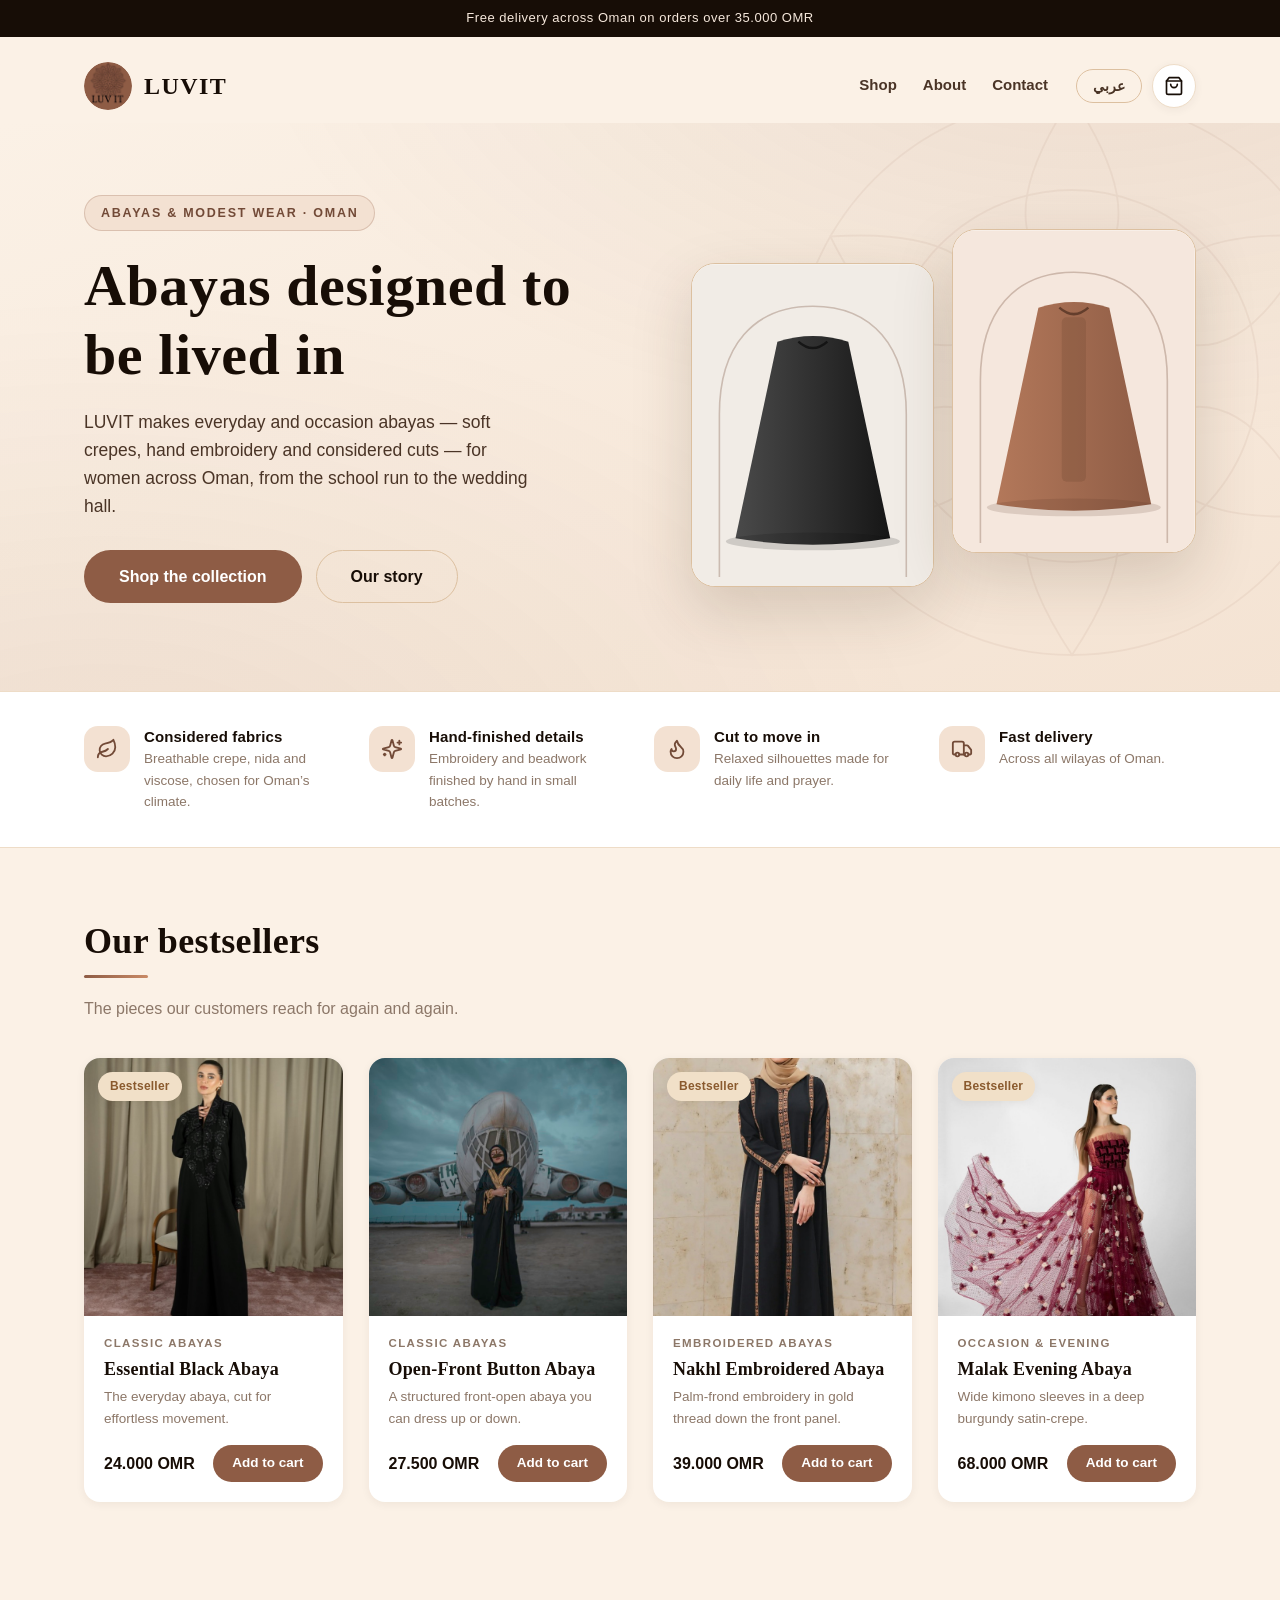
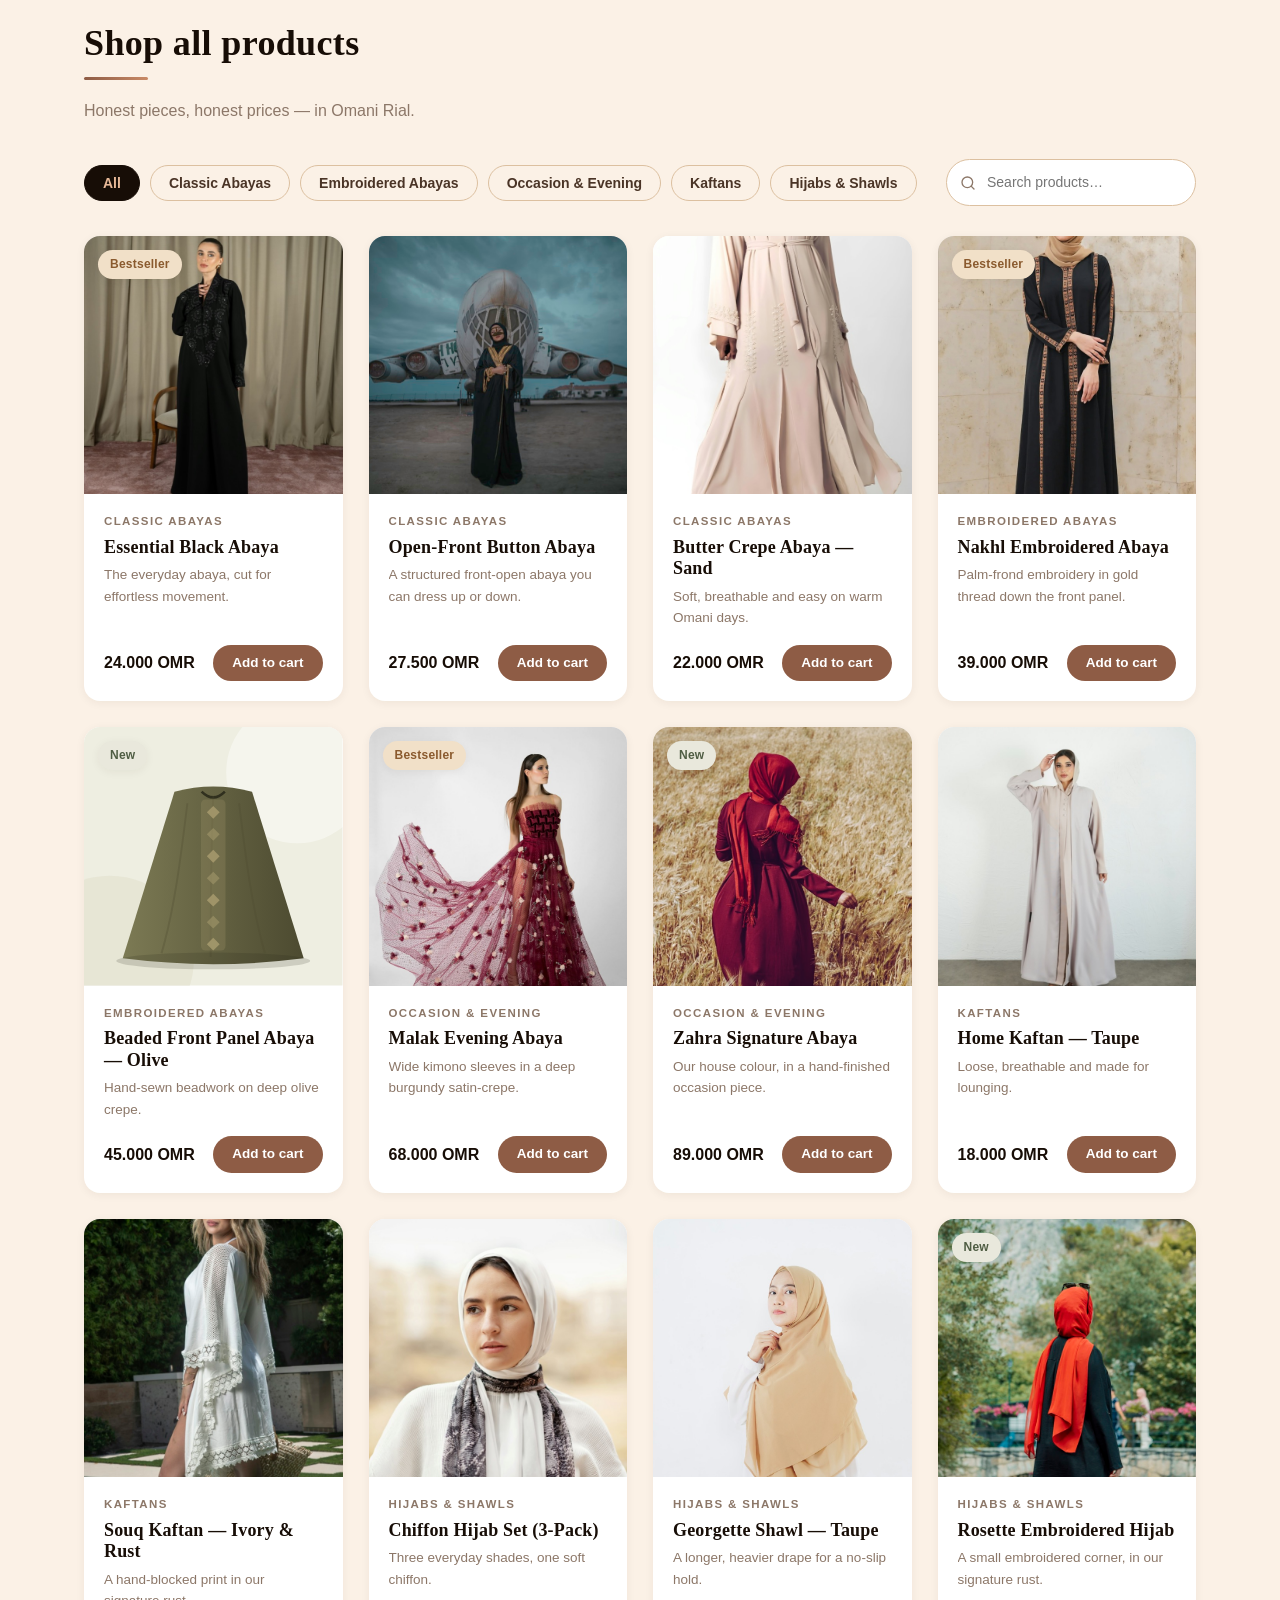
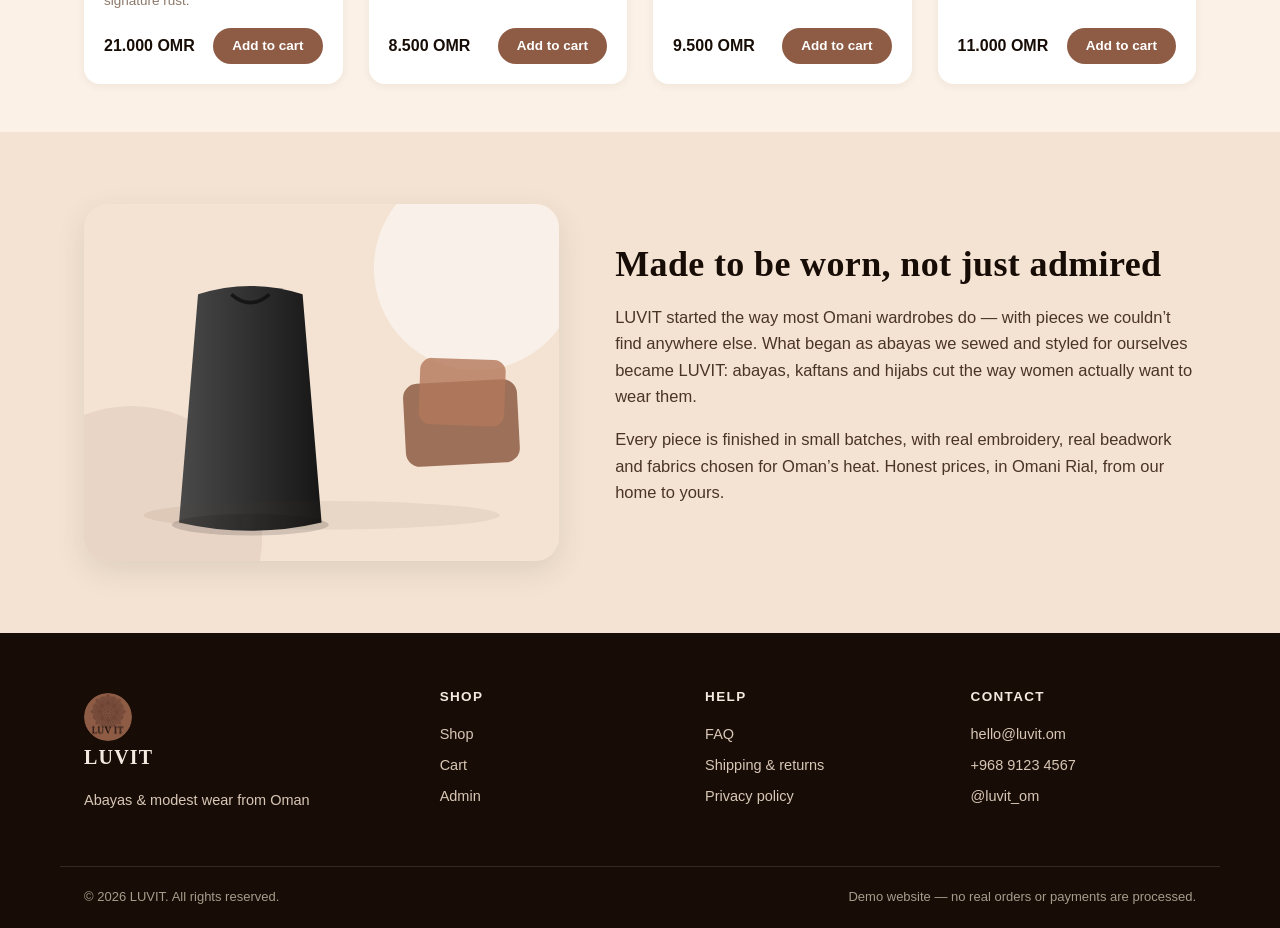
<file: index.html>
<!DOCTYPE html>
<html lang="en">
<head>
  <meta charset="UTF-8">
  <meta name="viewport" content="width=device-width, initial-scale=1.0">
  <script>(function(){try{var q=new URLSearchParams(location.search).get('lang');var l=(q==='ar'||q==='en')?q:(localStorage.getItem('luvit_lang')||'en');if(q&&q===l)localStorage.setItem('luvit_lang',l);document.documentElement.lang=l;document.documentElement.dir=l==='ar'?'rtl':'ltr';}catch(e){}})();</script>
  <title>LUVIT — Abayas & Modest Wear from Oman</title>
  <meta name="description" content="LUVIT — abayas, kaftans and hijabs from Oman. Everyday and occasion pieces, hand-finished embroidery. Priced in Omani Rial. Free delivery across Oman.">
  <meta property="og:title" content="LUVIT — Abayas & Modest Wear from Oman">
  <meta property="og:description" content="Abayas, kaftans and hijabs designed in Oman — everyday and occasion pieces with hand-finished embroidery. Prices in Omani Rial.">
  <meta property="og:type" content="website">
  <link rel="icon" type="image/svg+xml" href="assets/img/favicon.svg">
  <link rel="stylesheet" href="assets/css/base.css">
  <link rel="stylesheet" href="assets/css/store.css">
</head>
<body>

  <p class="announce" data-i18n="announce"></p>

  <header class="site-header">
    <div class="container header-inner">
      <a class="brand" href="index.html">
        <img src="assets/img/logo.svg" alt="LUVIT logo">
        <span class="brand__name" data-i18n="brand.name">LUVIT</span>
      </a>

      <nav class="site-nav" aria-label="Main">
        <a href="index.html#shop" data-i18n="nav.shop"></a>
        <a href="index.html#about" data-i18n="nav.about"></a>
        <a href="index.html#contact" data-i18n="nav.contact"></a>
      </nav>

      <div class="header-actions">
        <button class="lang-toggle" type="button">عربي</button>
        <a class="cart-btn" href="cart.html" data-i18n-aria="nav.cart">
          <svg viewBox="0 0 24 24" fill="none" stroke="currentColor" stroke-width="2" stroke-linecap="round" stroke-linejoin="round" aria-hidden="true"><path d="M6 2 3 6v14a2 2 0 0 0 2 2h14a2 2 0 0 0 2-2V6l-3-4z"/><line x1="3" y1="6" x2="21" y2="6"/><path d="M16 10a4 4 0 0 1-8 0"/></svg>
          <span class="cart-count is-empty">0</span>
        </a>
        <button class="nav-burger" type="button" aria-expanded="false" aria-label="Menu">
          <svg viewBox="0 0 24 24" fill="none" stroke="currentColor" stroke-width="2" stroke-linecap="round" aria-hidden="true"><line x1="4" y1="6" x2="20" y2="6"/><line x1="4" y1="12" x2="20" y2="12"/><line x1="4" y1="18" x2="20" y2="18"/></svg>
        </button>
      </div>
    </div>
  </header>

  <main>
    <!-- Hero -->
    <section class="hero">
      <div class="container hero-inner">
        <div class="reveal">
          <span class="hero__kicker" data-i18n="hero.kicker"></span>
          <h1 data-i18n="hero.title"></h1>
          <p class="hero__sub" data-i18n="hero.sub"></p>
          <div class="hero__ctas">
            <a class="btn btn--big" href="#shop" data-i18n="hero.cta"></a>
            <a class="btn btn--ghost btn--big" href="#about" data-i18n="hero.cta2"></a>
          </div>
        </div>
        <div class="hero__art reveal" id="heroArt" aria-hidden="true" style="--reveal-delay:0.15s"></div>
      </div>
    </section>

    <!-- USP strip -->
    <section class="usps">
      <div class="container usps-inner">
        <div class="usp reveal">
          <span class="usp__icon"><svg viewBox="0 0 24 24" fill="none" stroke="currentColor" stroke-width="2" stroke-linecap="round" stroke-linejoin="round" aria-hidden="true"><path d="M11 20A7 7 0 0 1 9.8 6.1C15.5 5 17 4.48 19 2c1 2 2 4.18 2 8 0 5.5-4.78 10-10 10Z"/><path d="M2 21c0-3 1.85-5.36 5.08-6C9.5 14.52 12 13 13 12"/></svg></span>
          <div><h3 data-i18n="usp.natural.t"></h3><p data-i18n="usp.natural.d"></p></div>
        </div>
        <div class="usp reveal" style="--reveal-delay:0.08s">
          <span class="usp__icon"><svg viewBox="0 0 24 24" fill="none" stroke="currentColor" stroke-width="2" stroke-linecap="round" stroke-linejoin="round" aria-hidden="true"><path d="M9.937 15.5A2 2 0 0 0 8.5 14.063l-6.135-1.582a.5.5 0 0 1 0-.962L8.5 9.936A2 2 0 0 0 9.937 8.5l1.582-6.135a.5.5 0 0 1 .963 0L14.063 8.5A2 2 0 0 0 15.5 9.937l6.135 1.581a.5.5 0 0 1 0 .964L15.5 14.063a2 2 0 0 0-1.437 1.437l-1.582 6.135a.5.5 0 0 1-.963 0z"/><path d="M20 3v4"/><path d="M22 5h-4"/><path d="M4 17v2"/><path d="M5 18H3"/></svg></span>
          <div><h3 data-i18n="usp.hand.t"></h3><p data-i18n="usp.hand.d"></p></div>
        </div>
        <div class="usp reveal" style="--reveal-delay:0.16s">
          <span class="usp__icon"><svg viewBox="0 0 24 24" fill="none" stroke="currentColor" stroke-width="2" stroke-linecap="round" stroke-linejoin="round" aria-hidden="true"><path d="M8.5 14.5A2.5 2.5 0 0 0 11 12c0-1.38-.5-2-1-3-1.072-2.143-.224-4.054 2-6 .5 2.5 2 4.9 4 6.5 2 1.6 3 3.5 3 5.5a7 7 0 1 1-14 0c0-1.153.433-2.294 1-3a2.5 2.5 0 0 0 2.5 2.5z"/></svg></span>
          <div><h3 data-i18n="usp.lasting.t"></h3><p data-i18n="usp.lasting.d"></p></div>
        </div>
        <div class="usp reveal" style="--reveal-delay:0.24s">
          <span class="usp__icon"><svg viewBox="0 0 24 24" fill="none" stroke="currentColor" stroke-width="2" stroke-linecap="round" stroke-linejoin="round" aria-hidden="true"><path d="M14 18V6a2 2 0 0 0-2-2H4a2 2 0 0 0-2 2v11a1 1 0 0 0 1 1h2"/><path d="M15 18H9"/><path d="M19 18h2a1 1 0 0 0 1-1v-3.65a1 1 0 0 0-.22-.624l-3.48-4.35A1 1 0 0 0 17.52 8H14"/><circle cx="17" cy="18" r="2"/><circle cx="7" cy="18" r="2"/></svg></span>
          <div><h3 data-i18n="usp.delivery.t"></h3><p data-i18n="usp.delivery.d"></p></div>
        </div>
      </div>
    </section>

    <!-- Bestsellers -->
    <section class="section">
      <div class="container">
        <div class="section-head reveal">
          <h2 data-i18n="featured.title"></h2>
          <p data-i18n="featured.sub"></p>
        </div>
        <div class="grid" id="featuredGrid"></div>
      </div>
    </section>

    <!-- Full catalogue -->
    <section class="section section--tight" id="shop">
      <div class="container">
        <div class="section-head reveal">
          <h2 data-i18n="shop.title"></h2>
          <p data-i18n="shop.sub"></p>
        </div>

        <div class="shop-controls">
          <div class="chips" id="catChips" role="group" aria-label="Categories"></div>
          <div class="shop-search">
            <svg viewBox="0 0 24 24" fill="none" stroke="currentColor" stroke-width="2" stroke-linecap="round" aria-hidden="true"><circle cx="11" cy="11" r="8"/><line x1="21" y1="21" x2="16.65" y2="16.65"/></svg>
            <input type="search" id="searchInput" data-i18n-placeholder="shop.search" data-i18n-aria="shop.search">
          </div>
        </div>

        <div class="grid" id="shopGrid"></div>
        <p class="shop-empty" id="shopEmpty" data-i18n="shop.empty" hidden></p>
      </div>
    </section>

    <!-- About -->
    <section class="section about" id="about">
      <div class="container about-inner">
        <div class="about__art reveal" id="aboutArt" aria-hidden="true"></div>
        <div class="reveal" style="--reveal-delay:0.12s">
          <h2 data-i18n="about.title"></h2>
          <p data-i18n="about.p1"></p>
          <p data-i18n="about.p2"></p>
        </div>
      </div>
    </section>
  </main>

  <!-- Footer -->
  <footer class="site-footer" id="contact">
    <div class="container footer-inner">
      <div>
        <a class="brand" href="index.html">
          <img src="assets/img/logo.svg" alt="LUVIT logo">
          <span class="brand__name" data-i18n="brand.name">LUVIT</span>
        </a>
        <p data-i18n="brand.tagline"></p>
      </div>
      <div>
        <h4 data-i18n="footer.shop"></h4>
        <a href="index.html#shop" data-i18n="nav.shop"></a>
        <a href="cart.html" data-i18n="nav.cart"></a>
        <a href="admin/index.html">Admin</a>
      </div>
      <div>
        <h4 data-i18n="footer.help"></h4>
        <a href="index.html#contact" data-i18n="footer.faq"></a>
        <a href="index.html#contact" data-i18n="footer.shipping"></a>
        <a href="index.html#contact" data-i18n="footer.privacy"></a>
      </div>
      <div>
        <h4 data-i18n="footer.contact"></h4>
        <a href="mailto:hello@luvit.om">hello@luvit.om</a>
        <a href="tel:+96891234567">+968 9123 4567</a>
        <a href="index.html#contact">@luvit_om</a>
      </div>
    </div>
    <div class="container footer-bottom">
      <span data-i18n="footer.rights"></span>
      <span data-i18n="footer.demo"></span>
    </div>
  </footer>

  <script src="assets/js/i18n.js"></script>
  <script src="assets/js/db.js"></script>
  <script src="assets/js/art.js"></script>
  <script src="assets/js/ui.js"></script>
  <script src="assets/js/store.js"></script>
</body>
</html>
</file>
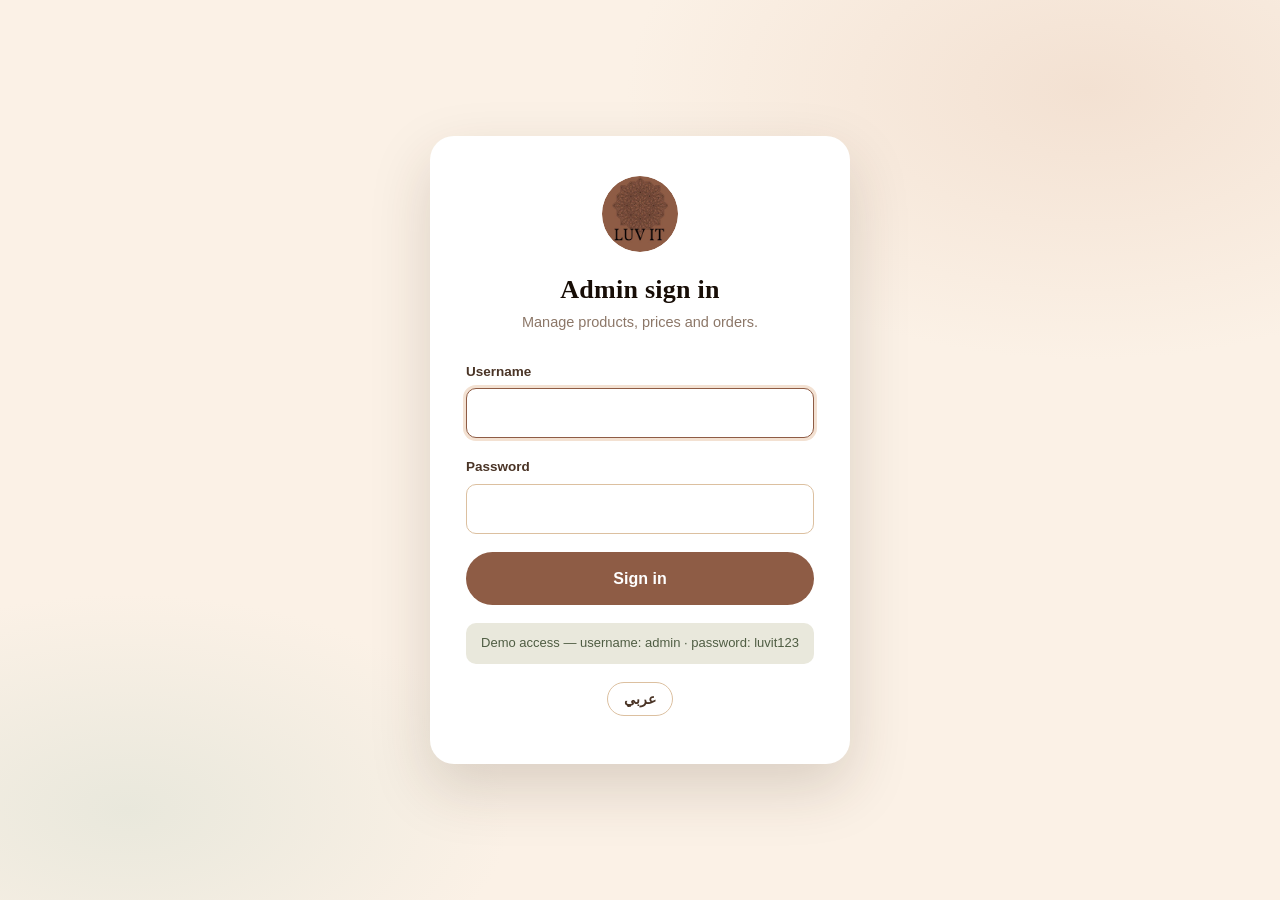
<file: admin/index.html>
<!DOCTYPE html>
<html lang="en">
<head>
  <meta charset="UTF-8">
  <meta name="viewport" content="width=device-width, initial-scale=1.0">
  <script>(function(){try{var q=new URLSearchParams(location.search).get('lang');var l=(q==='ar'||q==='en')?q:(localStorage.getItem('luvit_lang')||'en');if(q&&q===l)localStorage.setItem('luvit_lang',l);document.documentElement.lang=l;document.documentElement.dir=l==='ar'?'rtl':'ltr';}catch(e){}})();</script>
  <title>Admin Sign in — LUVIT</title>
  <meta name="description" content="LUVIT admin panel — demo sign in.">
  <meta name="robots" content="noindex">
  <link rel="icon" type="image/svg+xml" href="../assets/img/favicon.svg">
  <link rel="stylesheet" href="../assets/css/base.css">
  <link rel="stylesheet" href="../assets/css/admin.css">
</head>
<body data-page="login">

  <main class="login-page">
    <div class="login-card" id="loginCard">
      <a class="brand" href="../index.html" style="display:flex;">
        <img src="../assets/img/logo.svg" alt="LUVIT logo" style="width:76px;height:76px;object-fit:contain;border-radius:50%;">
      </a>
      <h1 data-i18n="adm.login.t"></h1>
      <p class="login-sub" data-i18n="adm.login.d"></p>

      <p class="form-error" id="loginError" data-i18n="adm.login.err"></p>

      <form id="loginForm" novalidate>
        <div class="field">
          <label for="loginUser" data-i18n="adm.login.user"></label>
          <input id="loginUser" type="text" autocomplete="username" autofocus>
        </div>
        <div class="field">
          <label for="loginPass" data-i18n="adm.login.pass"></label>
          <input id="loginPass" type="password" autocomplete="current-password">
        </div>
        <button class="btn btn--full btn--big" type="submit" data-i18n="adm.login.btn"></button>
      </form>

      <p class="login-hint" data-i18n="adm.login.hint"></p>
      <p class="login-lang"><button class="lang-toggle" type="button">عربي</button></p>
    </div>
  </main>

  <script src="../assets/js/i18n.js"></script>
  <script src="../assets/js/db.js"></script>
  <script src="../assets/js/art.js"></script>
  <script src="../assets/js/admin.js"></script>
</body>
</html>
</file>
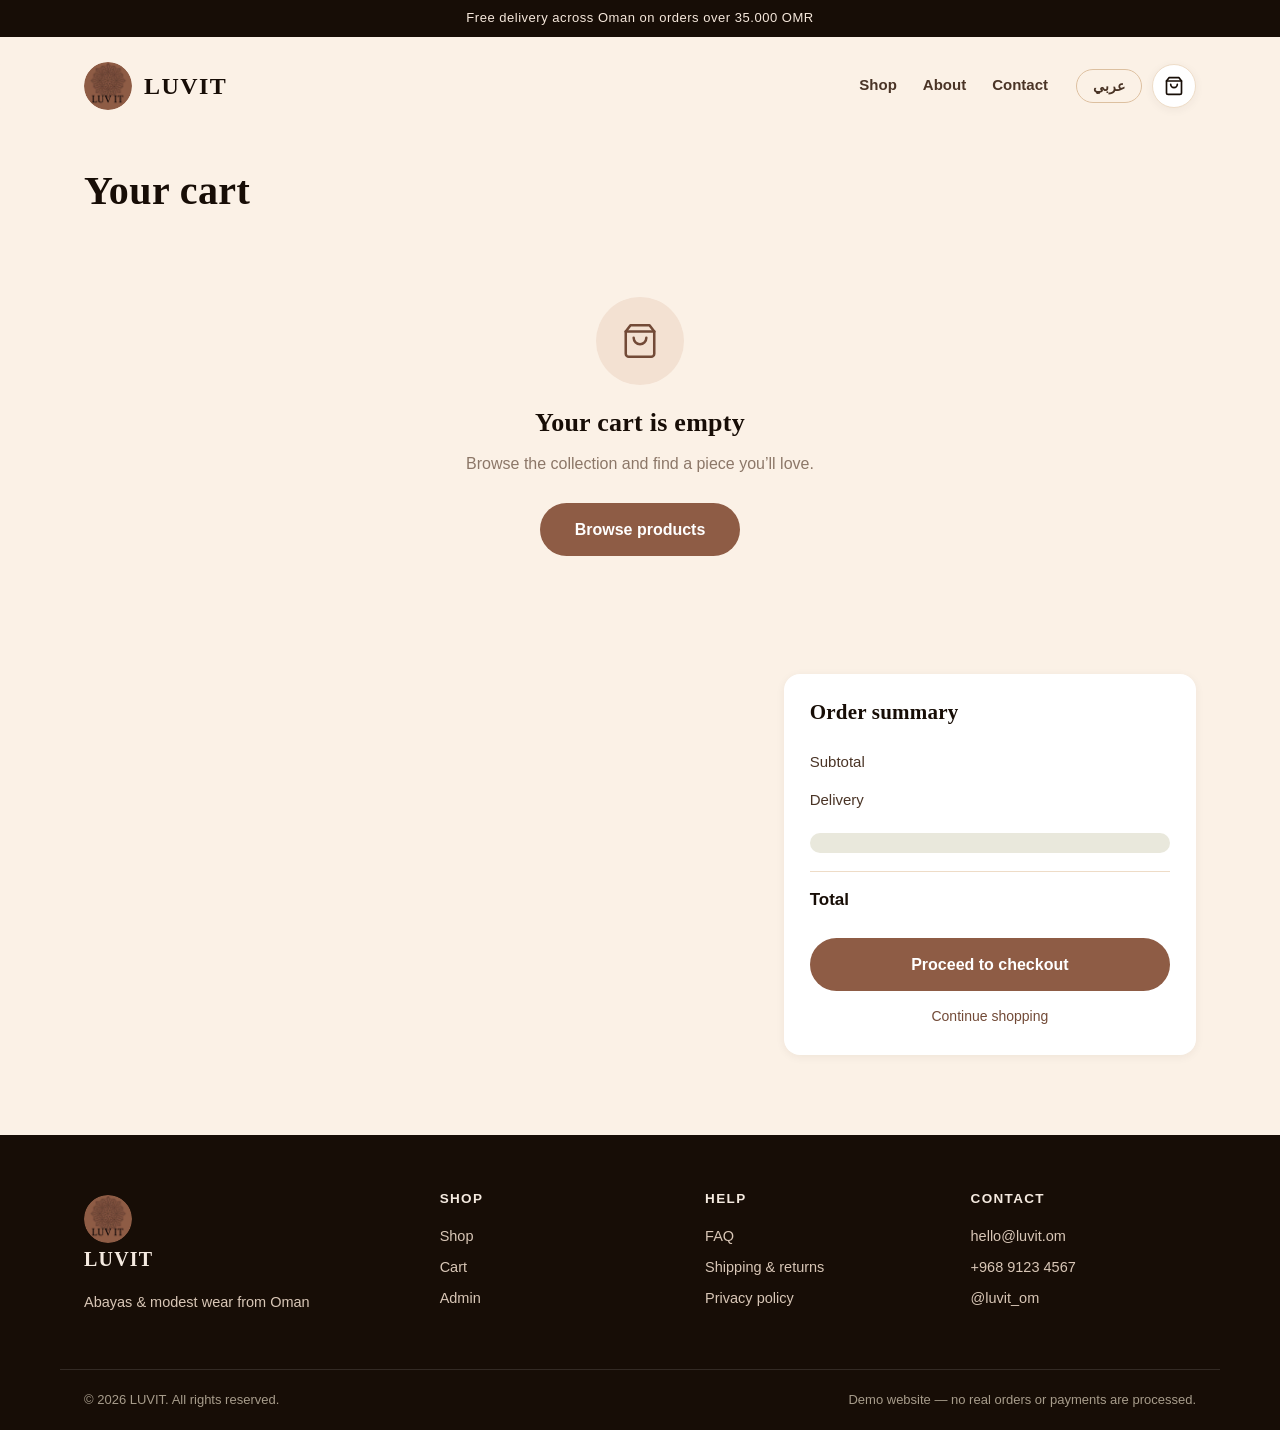
<file: cart.html>
<!DOCTYPE html>
<html lang="en">
<head>
  <meta charset="UTF-8">
  <meta name="viewport" content="width=device-width, initial-scale=1.0">
  <script>(function(){try{var q=new URLSearchParams(location.search).get('lang');var l=(q==='ar'||q==='en')?q:(localStorage.getItem('luvit_lang')||'en');if(q&&q===l)localStorage.setItem('luvit_lang',l);document.documentElement.lang=l;document.documentElement.dir=l==='ar'?'rtl':'ltr';}catch(e){}})();</script>
  <title>Cart — LUVIT</title>
  <meta name="description" content="Your LUVIT cart — prices in Omani Rial.">
  <link rel="icon" type="image/svg+xml" href="assets/img/favicon.svg">
  <link rel="stylesheet" href="assets/css/base.css">
  <link rel="stylesheet" href="assets/css/store.css">
</head>
<body>

  <p class="announce" data-i18n="announce"></p>

  <header class="site-header">
    <div class="container header-inner">
      <a class="brand" href="index.html">
        <img src="assets/img/logo.svg" alt="LUVIT logo">
        <span class="brand__name" data-i18n="brand.name">LUVIT</span>
      </a>
      <nav class="site-nav" aria-label="Main">
        <a href="index.html#shop" data-i18n="nav.shop"></a>
        <a href="index.html#about" data-i18n="nav.about"></a>
        <a href="index.html#contact" data-i18n="nav.contact"></a>
      </nav>
      <div class="header-actions">
        <button class="lang-toggle" type="button">عربي</button>
        <a class="cart-btn" href="cart.html" data-i18n-aria="nav.cart">
          <svg viewBox="0 0 24 24" fill="none" stroke="currentColor" stroke-width="2" stroke-linecap="round" stroke-linejoin="round" aria-hidden="true"><path d="M6 2 3 6v14a2 2 0 0 0 2 2h14a2 2 0 0 0 2-2V6l-3-4z"/><line x1="3" y1="6" x2="21" y2="6"/><path d="M16 10a4 4 0 0 1-8 0"/></svg>
          <span class="cart-count is-empty">0</span>
        </a>
        <button class="nav-burger" type="button" aria-expanded="false" aria-label="Menu">
          <svg viewBox="0 0 24 24" fill="none" stroke="currentColor" stroke-width="2" stroke-linecap="round" aria-hidden="true"><line x1="4" y1="6" x2="20" y2="6"/><line x1="4" y1="12" x2="20" y2="12"/><line x1="4" y1="18" x2="20" y2="18"/></svg>
        </button>
      </div>
    </div>
  </header>

  <main class="container">
    <div class="page-head">
      <h1 data-i18n="cart.title"></h1>
    </div>

    <!-- Empty state -->
    <div class="empty-state" id="cartEmpty" hidden>
      <div class="empty-icon">
        <svg viewBox="0 0 24 24" fill="none" stroke="currentColor" stroke-width="1.6" stroke-linecap="round" stroke-linejoin="round" aria-hidden="true"><path d="M6 2 3 6v14a2 2 0 0 0 2 2h14a2 2 0 0 0 2-2V6l-3-4z"/><line x1="3" y1="6" x2="21" y2="6"/><path d="M16 10a4 4 0 0 1-8 0"/></svg>
      </div>
      <h2 data-i18n="cart.empty.t"></h2>
      <p data-i18n="cart.empty.d"></p>
      <a class="btn btn--big" href="index.html#shop" data-i18n="cart.browse"></a>
    </div>

    <!-- Cart with items -->
    <div class="cart-layout" id="cartLayout" hidden>
      <div class="cart-lines" id="cartLines"></div>

      <aside class="summary-card">
        <h2 data-i18n="cart.summary"></h2>
        <div class="summary-row"><span data-i18n="cart.subtotal"></span><span class="price" id="sumSubtotal"></span></div>
        <div class="summary-row"><span data-i18n="cart.delivery"></span><span class="price" id="sumDelivery"></span></div>
        <div class="free-note" id="freeNote"></div>
        <div class="summary-row summary-row--total"><span data-i18n="cart.total"></span><span class="price" id="sumTotal"></span></div>
        <p style="margin:18px 0 0;">
          <a class="btn btn--big btn--full" href="checkout.html" id="checkoutBtn" data-i18n="cart.checkout"></a>
        </p>
        <p style="margin:12px 0 0;text-align:center;">
          <a href="index.html#shop" style="font-size:14px;" data-i18n="cart.continue"></a>
        </p>
      </aside>
    </div>
  </main>

  <footer class="site-footer" id="contact">
    <div class="container footer-inner">
      <div>
        <a class="brand" href="index.html">
          <img src="assets/img/logo.svg" alt="LUVIT logo">
          <span class="brand__name" data-i18n="brand.name">LUVIT</span>
        </a>
        <p data-i18n="brand.tagline"></p>
      </div>
      <div>
        <h4 data-i18n="footer.shop"></h4>
        <a href="index.html#shop" data-i18n="nav.shop"></a>
        <a href="cart.html" data-i18n="nav.cart"></a>
        <a href="admin/index.html">Admin</a>
      </div>
      <div>
        <h4 data-i18n="footer.help"></h4>
        <a href="index.html#contact" data-i18n="footer.faq"></a>
        <a href="index.html#contact" data-i18n="footer.shipping"></a>
        <a href="index.html#contact" data-i18n="footer.privacy"></a>
      </div>
      <div>
        <h4 data-i18n="footer.contact"></h4>
        <a href="mailto:hello@luvit.om">hello@luvit.om</a>
        <a href="tel:+96891234567">+968 9123 4567</a>
        <a href="index.html#contact">@luvit_om</a>
      </div>
    </div>
    <div class="container footer-bottom">
      <span data-i18n="footer.rights"></span>
      <span data-i18n="footer.demo"></span>
    </div>
  </footer>

  <script src="assets/js/i18n.js"></script>
  <script src="assets/js/db.js"></script>
  <script src="assets/js/art.js"></script>
  <script src="assets/js/ui.js"></script>
  <script src="assets/js/cart.js"></script>
</body>
</html>
</file>
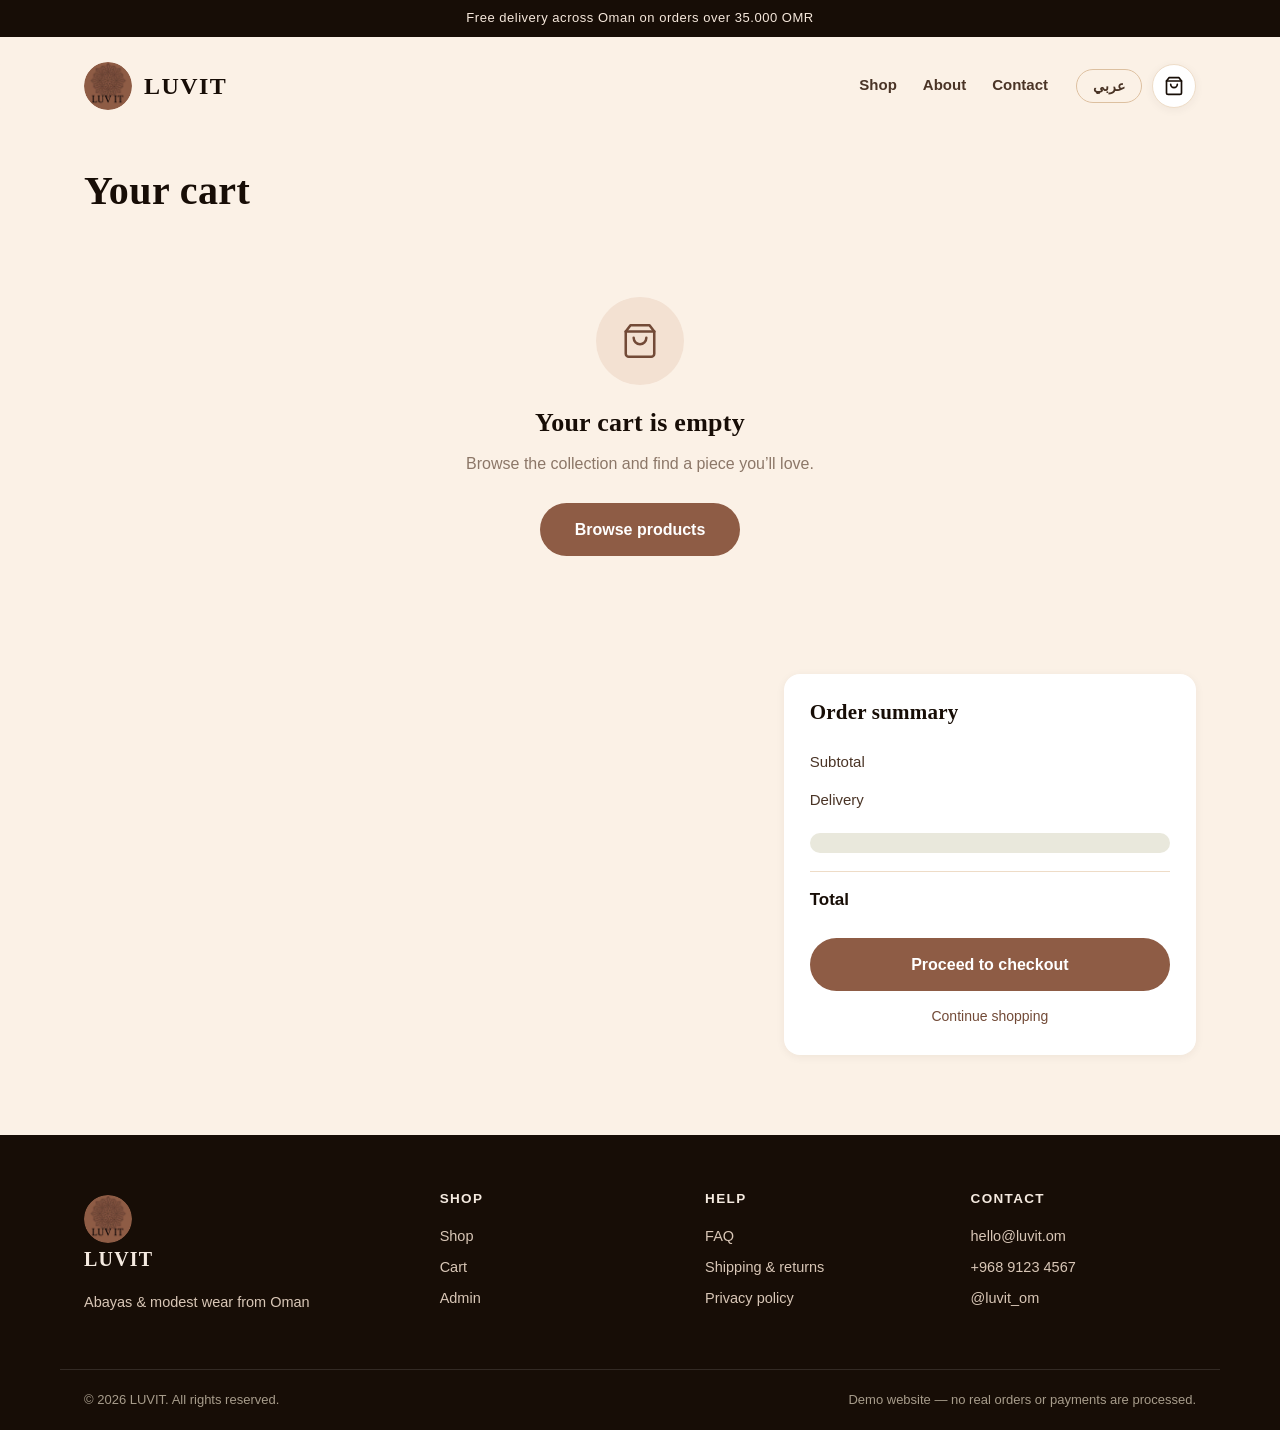
<file: checkout.html>
<!DOCTYPE html>
<html lang="en">
<head>
  <meta charset="UTF-8">
  <meta name="viewport" content="width=device-width, initial-scale=1.0">
  <script>(function(){try{var q=new URLSearchParams(location.search).get('lang');var l=(q==='ar'||q==='en')?q:(localStorage.getItem('luvit_lang')||'en');if(q&&q===l)localStorage.setItem('luvit_lang',l);document.documentElement.lang=l;document.documentElement.dir=l==='ar'?'rtl':'ltr';}catch(e){}})();</script>
  <title>Checkout — LUVIT</title>
  <meta name="description" content="LUVIT checkout — demo payment gateway, prices in Omani Rial.">
  <link rel="icon" type="image/svg+xml" href="assets/img/favicon.svg">
  <link rel="stylesheet" href="assets/css/base.css">
  <link rel="stylesheet" href="assets/css/store.css">
</head>
<body>

  <p class="announce" data-i18n="announce"></p>

  <header class="site-header">
    <div class="container header-inner">
      <a class="brand" href="index.html">
        <img src="assets/img/logo.svg" alt="LUVIT logo">
        <span class="brand__name" data-i18n="brand.name">LUVIT</span>
      </a>
      <nav class="site-nav" aria-label="Main">
        <a href="index.html#shop" data-i18n="nav.shop"></a>
        <a href="index.html#about" data-i18n="nav.about"></a>
        <a href="index.html#contact" data-i18n="nav.contact"></a>
      </nav>
      <div class="header-actions">
        <button class="lang-toggle" type="button">عربي</button>
        <a class="cart-btn" href="cart.html" data-i18n-aria="nav.cart">
          <svg viewBox="0 0 24 24" fill="none" stroke="currentColor" stroke-width="2" stroke-linecap="round" stroke-linejoin="round" aria-hidden="true"><path d="M6 2 3 6v14a2 2 0 0 0 2 2h14a2 2 0 0 0 2-2V6l-3-4z"/><line x1="3" y1="6" x2="21" y2="6"/><path d="M16 10a4 4 0 0 1-8 0"/></svg>
          <span class="cart-count is-empty">0</span>
        </a>
        <button class="nav-burger" type="button" aria-expanded="false" aria-label="Menu">
          <svg viewBox="0 0 24 24" fill="none" stroke="currentColor" stroke-width="2" stroke-linecap="round" aria-hidden="true"><line x1="4" y1="6" x2="20" y2="6"/><line x1="4" y1="12" x2="20" y2="12"/><line x1="4" y1="18" x2="20" y2="18"/></svg>
        </button>
      </div>
    </div>
  </header>

  <main class="container">
    <div class="page-head">
      <h1 data-i18n="co.title"></h1>
    </div>

    <!-- Steps -->
    <div class="steps" aria-hidden="true">
      <span class="step is-active" id="step1"><span class="step__dot">1</span><span data-i18n="co.step1"></span></span>
      <span class="step-line"></span>
      <span class="step" id="step2"><span class="step__dot">2</span><span data-i18n="co.step2"></span></span>
      <span class="step-line"></span>
      <span class="step" id="step3"><span class="step__dot">3</span><span data-i18n="co.step3"></span></span>
    </div>

    <div class="checkout-layout">
      <div>
        <!-- STEP 1 · Delivery details -->
        <section class="panel" id="panelDelivery">
          <h2 data-i18n="co.details"></h2>
          <p class="form-error" id="deliveryError" data-i18n="err.required"></p>
          <form id="deliveryForm" novalidate>
            <div class="field">
              <label for="coName" data-i18n="co.name"></label>
              <input id="coName" type="text" autocomplete="name" data-i18n-placeholder="co.name.ph">
            </div>
            <div class="field--row">
              <div class="field">
                <label for="coPhone" data-i18n="co.phone"></label>
                <input id="coPhone" type="tel" autocomplete="tel" data-i18n-placeholder="co.phone.ph">
              </div>
              <div class="field">
                <label for="coWilaya" data-i18n="co.wilaya"></label>
                <select id="coWilaya"></select>
              </div>
            </div>
            <div class="field">
              <label for="coAddress" data-i18n="co.address"></label>
              <textarea id="coAddress" autocomplete="street-address" data-i18n-placeholder="co.address.ph"></textarea>
            </div>
            <div class="panel-actions">
              <a class="btn btn--ghost" href="cart.html" data-i18n="co.backcart"></a>
              <button class="btn" type="submit" data-i18n="co.continue"></button>
            </div>
          </form>
        </section>

        <!-- STEP 2 · Fake payment gateway -->
        <section class="panel" id="panelPayment" hidden>
          <h2 data-i18n="pay.title"></h2>

          <div class="pay-hint">
            <svg viewBox="0 0 24 24" fill="none" stroke="currentColor" stroke-width="2" stroke-linecap="round" stroke-linejoin="round" aria-hidden="true"><circle cx="12" cy="12" r="10"/><line x1="12" y1="8" x2="12" y2="12"/><line x1="12" y1="16" x2="12.01" y2="16"/></svg>
            <span data-i18n="pay.hint"></span>
          </div>

          <!-- Live card preview -->
          <div class="cardface" aria-hidden="true">
            <div class="cardface__top">
              <span class="cardface__chip"></span>
              <span class="cardface__brand">LUVIT&nbsp;PAY</span>
            </div>
            <p class="cardface__num" id="cardfaceNum">•••• •••• •••• ••••</p>
            <div class="cardface__meta">
              <span id="cardfaceName">CARD HOLDER</span>
              <span id="cardfaceExp">MM/YY</span>
            </div>
          </div>

          <p class="form-error" id="payError" data-i18n="err.card"></p>
          <form id="payForm" class="card-inputs" novalidate>
            <div class="field">
              <label for="ccNum" data-i18n="pay.number"></label>
              <input id="ccNum" type="text" inputmode="numeric" autocomplete="cc-number" placeholder="1234 5678 9012 3456" maxlength="19">
            </div>
            <div class="field">
              <label for="ccName" data-i18n="pay.name"></label>
              <input id="ccName" type="text" autocomplete="cc-name" placeholder="NAME SURNAME">
            </div>
            <div class="field--row">
              <div class="field">
                <label for="ccExp" data-i18n="pay.expiry"></label>
                <input id="ccExp" type="text" inputmode="numeric" autocomplete="cc-exp" placeholder="MM/YY" maxlength="5">
              </div>
              <div class="field">
                <label for="ccCvv" data-i18n="pay.cvv"></label>
                <input id="ccCvv" type="password" inputmode="numeric" autocomplete="cc-csc" placeholder="•••" maxlength="4">
              </div>
            </div>
            <div class="panel-actions">
              <button class="btn btn--ghost" type="button" id="backToDelivery" data-i18n="co.back"></button>
              <button class="btn" type="submit" id="payBtn"></button>
            </div>
          </form>
          <p class="secure-note">
            <svg viewBox="0 0 24 24" fill="none" stroke="currentColor" stroke-width="2" stroke-linecap="round" stroke-linejoin="round" aria-hidden="true"><rect x="3" y="11" width="18" height="11" rx="2" ry="2"/><path d="M7 11V7a5 5 0 0 1 10 0v4"/></svg>
            <span data-i18n="pay.secure"></span>
          </p>
        </section>

        <!-- STEP 3a · Success -->
        <section class="panel result" id="panelSuccess" hidden>
          <div class="result__icon result__icon--ok">
            <svg viewBox="0 0 24 24" fill="none" stroke="currentColor" stroke-width="2.5" stroke-linecap="round" stroke-linejoin="round" aria-hidden="true"><polyline points="20 6 9 17 4 12"/></svg>
          </div>
          <h2 data-i18n="ok.title"></h2>
          <p id="okMsg"></p>
          <p class="muted" style="margin-bottom:6px;" data-i18n="ok.order"></p>
          <span class="ordernum" id="okOrderNum"></span>
          <p><a class="btn btn--big" href="index.html" data-i18n="ok.home"></a></p>
        </section>

        <!-- STEP 3b · Declined -->
        <section class="panel result" id="panelDeclined" hidden>
          <div class="result__icon result__icon--no">
            <svg viewBox="0 0 24 24" fill="none" stroke="currentColor" stroke-width="2.5" stroke-linecap="round" stroke-linejoin="round" aria-hidden="true"><line x1="18" y1="6" x2="6" y2="18"/><line x1="6" y1="6" x2="18" y2="18"/></svg>
          </div>
          <h2 data-i18n="no.title"></h2>
          <p data-i18n="no.msg"></p>
          <p><button class="btn btn--big" id="retryBtn" data-i18n="no.retry"></button></p>
        </section>
      </div>

      <!-- Order summary -->
      <aside class="summary-card" id="summaryCard">
        <h2 data-i18n="summary.title"></h2>
        <div id="miniItems"></div>
        <div class="summary-row" style="margin-top:12px;"><span data-i18n="cart.subtotal"></span><span class="price" id="coSubtotal"></span></div>
        <div class="summary-row"><span data-i18n="cart.delivery"></span><span class="price" id="coDelivery"></span></div>
        <div class="summary-row summary-row--total"><span data-i18n="cart.total"></span><span class="price" id="coTotal"></span></div>
      </aside>
    </div>
  </main>

  <!-- Processing overlay -->
  <div class="processing" id="processing" role="alert" aria-live="assertive">
    <div class="processing__box">
      <div class="spinner"></div>
      <p data-i18n="pay.processing"></p>
    </div>
  </div>

  <footer class="site-footer" id="contact">
    <div class="container footer-bottom" style="border:0;">
      <span data-i18n="footer.rights"></span>
      <span data-i18n="footer.demo"></span>
    </div>
  </footer>

  <script src="assets/js/i18n.js"></script>
  <script src="assets/js/db.js"></script>
  <script src="assets/js/art.js"></script>
  <script src="assets/js/ui.js"></script>
  <script src="assets/js/checkout.js"></script>
</body>
</html>
</file>
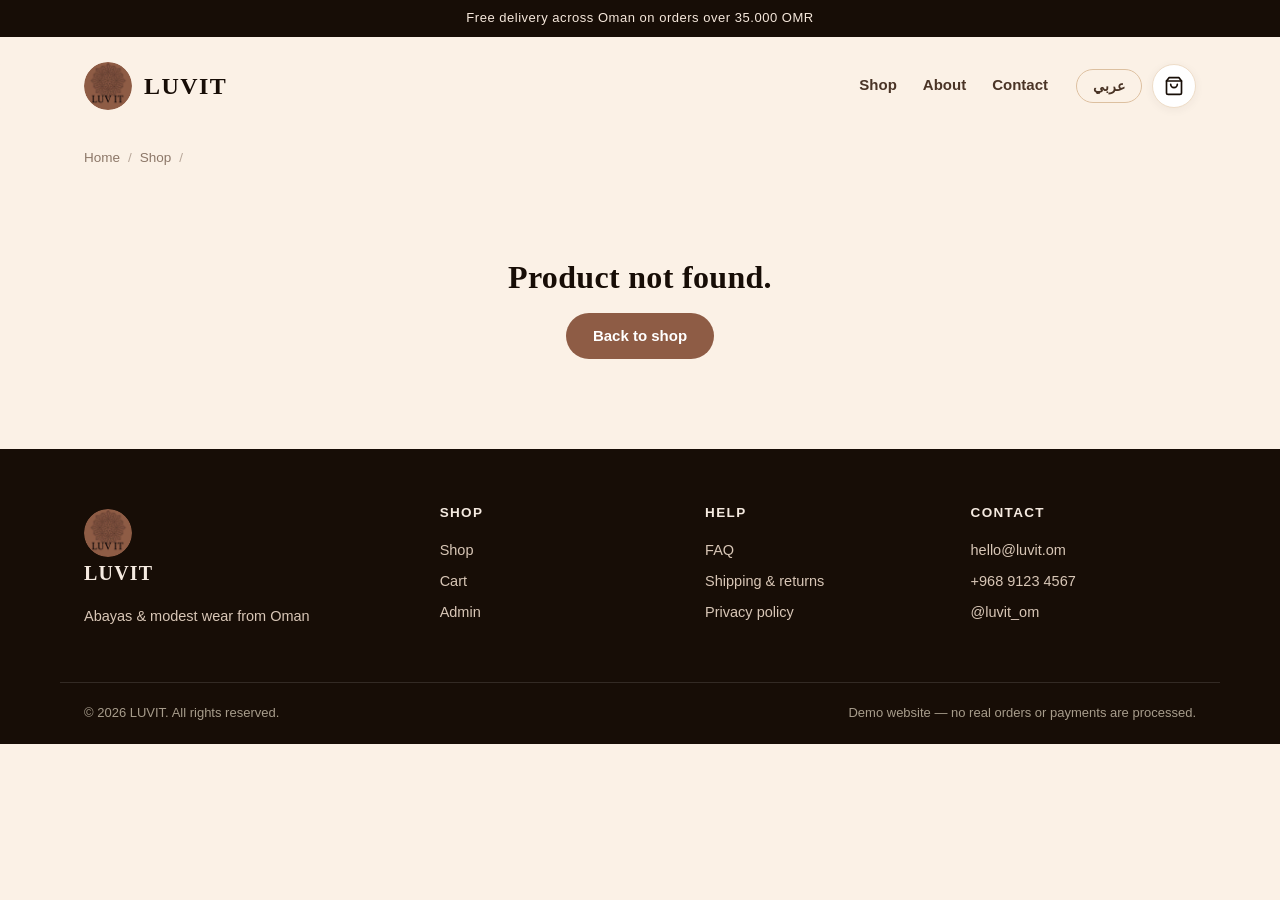
<file: product.html>
<!DOCTYPE html>
<html lang="en">
<head>
  <meta charset="UTF-8">
  <meta name="viewport" content="width=device-width, initial-scale=1.0">
  <script>(function(){try{var q=new URLSearchParams(location.search).get('lang');var l=(q==='ar'||q==='en')?q:(localStorage.getItem('luvit_lang')||'en');if(q&&q===l)localStorage.setItem('luvit_lang',l);document.documentElement.lang=l;document.documentElement.dir=l==='ar'?'rtl':'ltr';}catch(e){}})();</script>
  <title>Product — LUVIT</title>
  <meta name="description" content="Product details — LUVIT abayas, kaftans and hijabs, prices in Omani Rial.">
  <link rel="icon" type="image/svg+xml" href="assets/img/favicon.svg">
  <link rel="stylesheet" href="assets/css/base.css">
  <link rel="stylesheet" href="assets/css/store.css">
</head>
<body>

  <p class="announce" data-i18n="announce"></p>

  <header class="site-header">
    <div class="container header-inner">
      <a class="brand" href="index.html">
        <img src="assets/img/logo.svg" alt="LUVIT logo">
        <span class="brand__name" data-i18n="brand.name">LUVIT</span>
      </a>
      <nav class="site-nav" aria-label="Main">
        <a href="index.html#shop" data-i18n="nav.shop"></a>
        <a href="index.html#about" data-i18n="nav.about"></a>
        <a href="index.html#contact" data-i18n="nav.contact"></a>
      </nav>
      <div class="header-actions">
        <button class="lang-toggle" type="button">عربي</button>
        <a class="cart-btn" href="cart.html" data-i18n-aria="nav.cart">
          <svg viewBox="0 0 24 24" fill="none" stroke="currentColor" stroke-width="2" stroke-linecap="round" stroke-linejoin="round" aria-hidden="true"><path d="M6 2 3 6v14a2 2 0 0 0 2 2h14a2 2 0 0 0 2-2V6l-3-4z"/><line x1="3" y1="6" x2="21" y2="6"/><path d="M16 10a4 4 0 0 1-8 0"/></svg>
          <span class="cart-count is-empty">0</span>
        </a>
        <button class="nav-burger" type="button" aria-expanded="false" aria-label="Menu">
          <svg viewBox="0 0 24 24" fill="none" stroke="currentColor" stroke-width="2" stroke-linecap="round" aria-hidden="true"><line x1="4" y1="6" x2="20" y2="6"/><line x1="4" y1="12" x2="20" y2="12"/><line x1="4" y1="18" x2="20" y2="18"/></svg>
        </button>
      </div>
    </div>
  </header>

  <main class="container">
    <nav class="breadcrumb" aria-label="Breadcrumb">
      <a href="index.html" data-i18n="pd.home"></a>
      <span class="sep">/</span>
      <a href="index.html#shop" data-i18n="nav.shop"></a>
      <span class="sep">/</span>
      <span id="crumbName"></span>
    </nav>

    <!-- Filled by product.js -->
    <div id="pdRoot"></div>

    <section class="related" id="relatedWrap" hidden>
      <h2 data-i18n="pd.related"></h2>
      <div class="grid" id="relatedGrid"></div>
    </section>
  </main>

  <footer class="site-footer" id="contact">
    <div class="container footer-inner">
      <div>
        <a class="brand" href="index.html">
          <img src="assets/img/logo.svg" alt="LUVIT logo">
          <span class="brand__name" data-i18n="brand.name">LUVIT</span>
        </a>
        <p data-i18n="brand.tagline"></p>
      </div>
      <div>
        <h4 data-i18n="footer.shop"></h4>
        <a href="index.html#shop" data-i18n="nav.shop"></a>
        <a href="cart.html" data-i18n="nav.cart"></a>
        <a href="admin/index.html">Admin</a>
      </div>
      <div>
        <h4 data-i18n="footer.help"></h4>
        <a href="index.html#contact" data-i18n="footer.faq"></a>
        <a href="index.html#contact" data-i18n="footer.shipping"></a>
        <a href="index.html#contact" data-i18n="footer.privacy"></a>
      </div>
      <div>
        <h4 data-i18n="footer.contact"></h4>
        <a href="mailto:hello@luvit.om">hello@luvit.om</a>
        <a href="tel:+96891234567">+968 9123 4567</a>
        <a href="index.html#contact">@luvit_om</a>
      </div>
    </div>
    <div class="container footer-bottom">
      <span data-i18n="footer.rights"></span>
      <span data-i18n="footer.demo"></span>
    </div>
  </footer>

  <script src="assets/js/i18n.js"></script>
  <script src="assets/js/db.js"></script>
  <script src="assets/js/art.js"></script>
  <script src="assets/js/ui.js"></script>
  <script src="assets/js/product.js"></script>
</body>
</html>
</file>
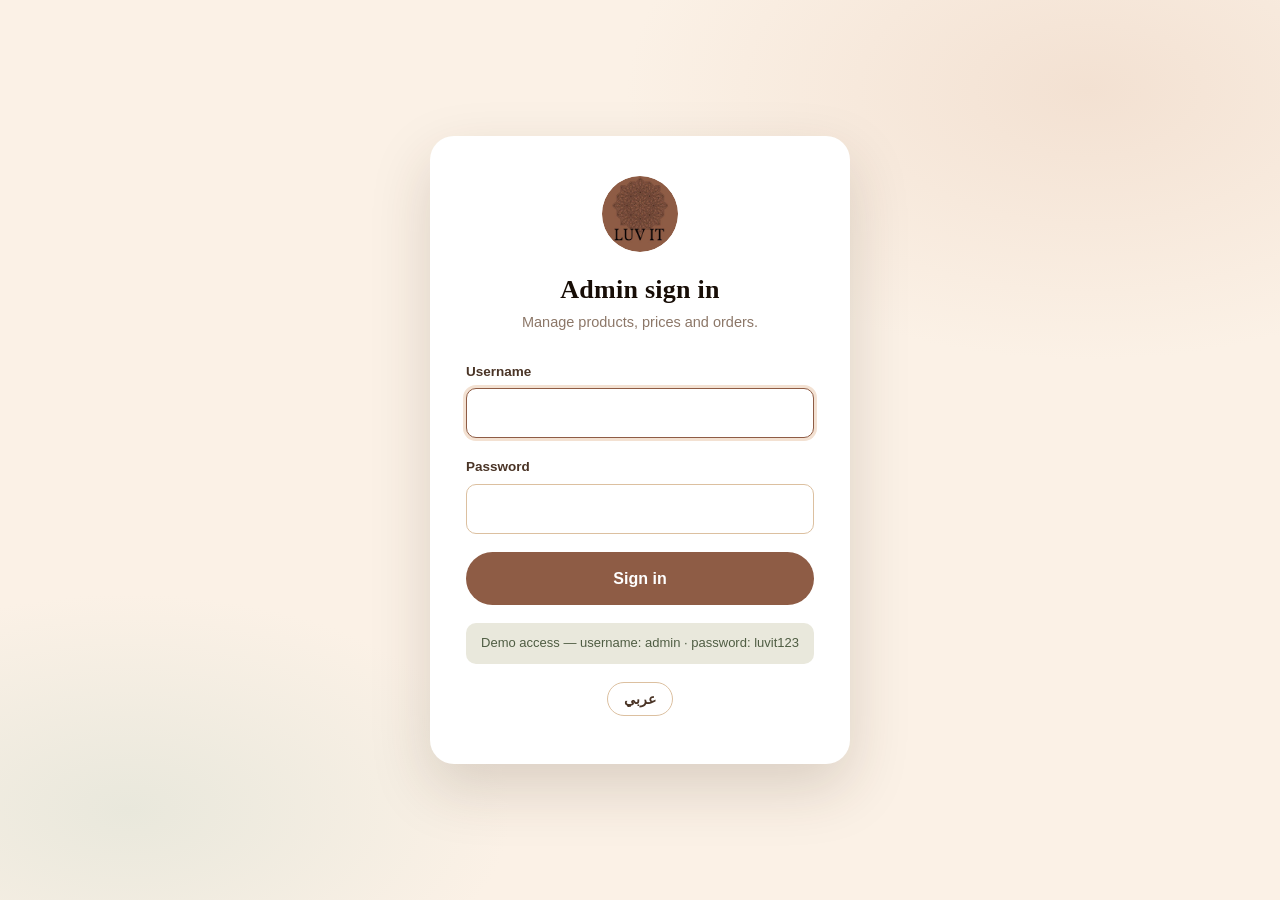
<file: admin/dashboard.html>
<!DOCTYPE html>
<html lang="en">
<head>
  <meta charset="UTF-8">
  <meta name="viewport" content="width=device-width, initial-scale=1.0">
  <script>(function(){try{var q=new URLSearchParams(location.search).get('lang');var l=(q==='ar'||q==='en')?q:(localStorage.getItem('luvit_lang')||'en');if(q&&q===l)localStorage.setItem('luvit_lang',l);document.documentElement.lang=l;document.documentElement.dir=l==='ar'?'rtl':'ltr';}catch(e){}})();</script>
  <title>Dashboard — LUVIT Admin</title>
  <meta name="robots" content="noindex">
  <link rel="icon" type="image/svg+xml" href="../assets/img/favicon.svg">
  <link rel="stylesheet" href="../assets/css/base.css">
  <link rel="stylesheet" href="../assets/css/admin.css">
</head>
<body data-page="dashboard">

  <div class="admin-mobilebar">
    <a class="brand" href="dashboard.html">
      <img src="../assets/img/logo.svg" alt="">
      <span class="brand__name" data-i18n="brand.name">LUVIT</span>
    </a>
    <button type="button" id="sideToggle" aria-label="Menu">
      <svg viewBox="0 0 24 24" fill="none" stroke="currentColor" stroke-width="2" stroke-linecap="round" aria-hidden="true"><line x1="4" y1="6" x2="20" y2="6"/><line x1="4" y1="12" x2="20" y2="12"/><line x1="4" y1="18" x2="20" y2="18"/></svg>
    </button>
  </div>
  <div class="admin-scrim" id="sideScrim"></div>

  <div class="admin">
    <aside class="admin-side" id="adminSide">
      <a class="brand" href="dashboard.html">
        <img src="../assets/img/logo.svg" alt="">
        <span><span class="brand__name" data-i18n="brand.name">LUVIT</span><span class="brand__role">Admin</span></span>
      </a>
      <nav class="admin-nav">
        <a href="dashboard.html" class="is-active"><svg viewBox="0 0 24 24" fill="none" stroke="currentColor" stroke-width="2" stroke-linecap="round" stroke-linejoin="round" aria-hidden="true"><rect x="3" y="3" width="7" height="7" rx="1"/><rect x="14" y="3" width="7" height="7" rx="1"/><rect x="14" y="14" width="7" height="7" rx="1"/><rect x="3" y="14" width="7" height="7" rx="1"/></svg><span data-i18n="adm.nav.dashboard"></span></a>
        <a href="products.html"><svg viewBox="0 0 24 24" fill="none" stroke="currentColor" stroke-width="2" stroke-linecap="round" stroke-linejoin="round" aria-hidden="true"><path d="M21 8a2 2 0 0 0-1-1.73l-7-4a2 2 0 0 0-2 0l-7 4A2 2 0 0 0 3 8v8a2 2 0 0 0 1 1.73l7 4a2 2 0 0 0 2 0l7-4A2 2 0 0 0 21 16Z"/><path d="m3.3 7 8.7 5 8.7-5"/><path d="M12 22V12"/></svg><span data-i18n="adm.nav.products"></span></a>
        <a href="orders.html"><svg viewBox="0 0 24 24" fill="none" stroke="currentColor" stroke-width="2" stroke-linecap="round" stroke-linejoin="round" aria-hidden="true"><rect x="8" y="2" width="8" height="4" rx="1"/><path d="M16 4h2a2 2 0 0 1 2 2v14a2 2 0 0 1-2 2H6a2 2 0 0 1-2-2V6a2 2 0 0 1 2-2h2"/><path d="M8 11h8"/><path d="M8 16h8"/></svg><span data-i18n="adm.nav.orders"></span></a>
        <span class="nav-sep"></span>
        <a href="../index.html"><svg viewBox="0 0 24 24" fill="none" stroke="currentColor" stroke-width="2" stroke-linecap="round" stroke-linejoin="round" aria-hidden="true"><path d="M15 3h6v6"/><path d="M10 14 21 3"/><path d="M18 13v6a2 2 0 0 1-2 2H5a2 2 0 0 1-2-2V8a2 2 0 0 1 2-2h6"/></svg><span data-i18n="adm.nav.store"></span></a>
        <a href="#" id="logoutBtn"><svg viewBox="0 0 24 24" fill="none" stroke="currentColor" stroke-width="2" stroke-linecap="round" stroke-linejoin="round" aria-hidden="true"><path d="M9 21H5a2 2 0 0 1-2-2V5a2 2 0 0 1 2-2h4"/><polyline points="16 17 21 12 16 7"/><line x1="21" y1="12" x2="9" y2="12"/></svg><span data-i18n="adm.nav.logout"></span></a>
      </nav>
    </aside>

    <main class="admin-main">
      <div class="admin-topbar">
        <div>
          <h1 data-i18n="adm.dash.t"></h1>
          <p class="sub" data-i18n="adm.dash.d"></p>
        </div>
        <div class="topbar-actions">
          <button class="lang-toggle" type="button">عربي</button>
        </div>
      </div>

      <div class="stats">
        <div class="stat">
          <span class="stat__icon stat__icon--revenue"><svg viewBox="0 0 24 24" fill="none" stroke="currentColor" stroke-width="2" stroke-linecap="round" stroke-linejoin="round" aria-hidden="true"><rect x="2" y="6" width="20" height="12" rx="2"/><circle cx="12" cy="12" r="2"/><path d="M6 12h.01"/><path d="M18 12h.01"/></svg></span>
          <div>
            <p class="stat__label" data-i18n="adm.stat.revenue"></p>
            <p class="stat__value" id="statRevenue">—</p>
            <p class="stat__sub" data-i18n="adm.stat.revenue.d"></p>
          </div>
        </div>
        <div class="stat">
          <span class="stat__icon stat__icon--orders"><svg viewBox="0 0 24 24" fill="none" stroke="currentColor" stroke-width="2" stroke-linecap="round" stroke-linejoin="round" aria-hidden="true"><rect x="8" y="2" width="8" height="4" rx="1"/><path d="M16 4h2a2 2 0 0 1 2 2v14a2 2 0 0 1-2 2H6a2 2 0 0 1-2-2V6a2 2 0 0 1 2-2h2"/><path d="M8 11h8"/><path d="M8 16h8"/></svg></span>
          <div>
            <p class="stat__label" data-i18n="adm.stat.orders"></p>
            <p class="stat__value" id="statOrders">—</p>
            <p class="stat__sub" data-i18n="adm.stat.orders.d"></p>
          </div>
        </div>
        <div class="stat">
          <span class="stat__icon stat__icon--products"><svg viewBox="0 0 24 24" fill="none" stroke="currentColor" stroke-width="2" stroke-linecap="round" stroke-linejoin="round" aria-hidden="true"><path d="M21 8a2 2 0 0 0-1-1.73l-7-4a2 2 0 0 0-2 0l-7 4A2 2 0 0 0 3 8v8a2 2 0 0 0 1 1.73l7 4a2 2 0 0 0 2 0l7-4A2 2 0 0 0 21 16Z"/><path d="m3.3 7 8.7 5 8.7-5"/><path d="M12 22V12"/></svg></span>
          <div>
            <p class="stat__label" data-i18n="adm.stat.products"></p>
            <p class="stat__value" id="statProducts">—</p>
            <p class="stat__sub" data-i18n="adm.stat.products.d"></p>
          </div>
        </div>
        <div class="stat">
          <span class="stat__icon stat__icon--low"><svg viewBox="0 0 24 24" fill="none" stroke="currentColor" stroke-width="2" stroke-linecap="round" stroke-linejoin="round" aria-hidden="true"><path d="m21.73 18-8-14a2 2 0 0 0-3.48 0l-8 14A2 2 0 0 0 4 21h16a2 2 0 0 0 1.73-3Z"/><path d="M12 9v4"/><path d="M12 17h.01"/></svg></span>
          <div>
            <p class="stat__label" data-i18n="adm.stat.low"></p>
            <p class="stat__value" id="statLow">—</p>
            <p class="stat__sub" data-i18n="adm.stat.low.d"></p>
          </div>
        </div>
      </div>

      <div class="admin-card">
        <div class="admin-card__head">
          <h2 data-i18n="adm.dash.recent"></h2>
          <a href="orders.html" data-i18n="adm.dash.viewall"></a>
        </div>
        <div class="table-wrap">
          <table class="data">
            <thead>
              <tr>
                <th data-i18n="tbl.order"></th>
                <th data-i18n="tbl.customer"></th>
                <th data-i18n="tbl.date"></th>
                <th data-i18n="tbl.items"></th>
                <th data-i18n="tbl.total"></th>
                <th data-i18n="tbl.status"></th>
              </tr>
            </thead>
            <tbody id="recentBody"></tbody>
          </table>
        </div>
      </div>

      <div class="admin-card">
        <div class="admin-card__head">
          <h2 data-i18n="adm.dash.lowlist"></h2>
          <a href="products.html" data-i18n="adm.dash.viewall"></a>
        </div>
        <div class="table-wrap" id="lowWrap">
          <table class="data">
            <thead>
              <tr>
                <th data-i18n="tbl.product"></th>
                <th data-i18n="tbl.category"></th>
                <th data-i18n="tbl.price"></th>
                <th data-i18n="tbl.stock"></th>
              </tr>
            </thead>
            <tbody id="lowBody"></tbody>
          </table>
        </div>
        <p class="admin-empty" id="lowEmpty" data-i18n="adm.dash.lowempty" hidden></p>
      </div>
    </main>
  </div>

  <script src="../assets/js/i18n.js"></script>
  <script src="../assets/js/db.js"></script>
  <script src="../assets/js/art.js"></script>
  <script src="../assets/js/admin.js"></script>
</body>
</html>
</file>
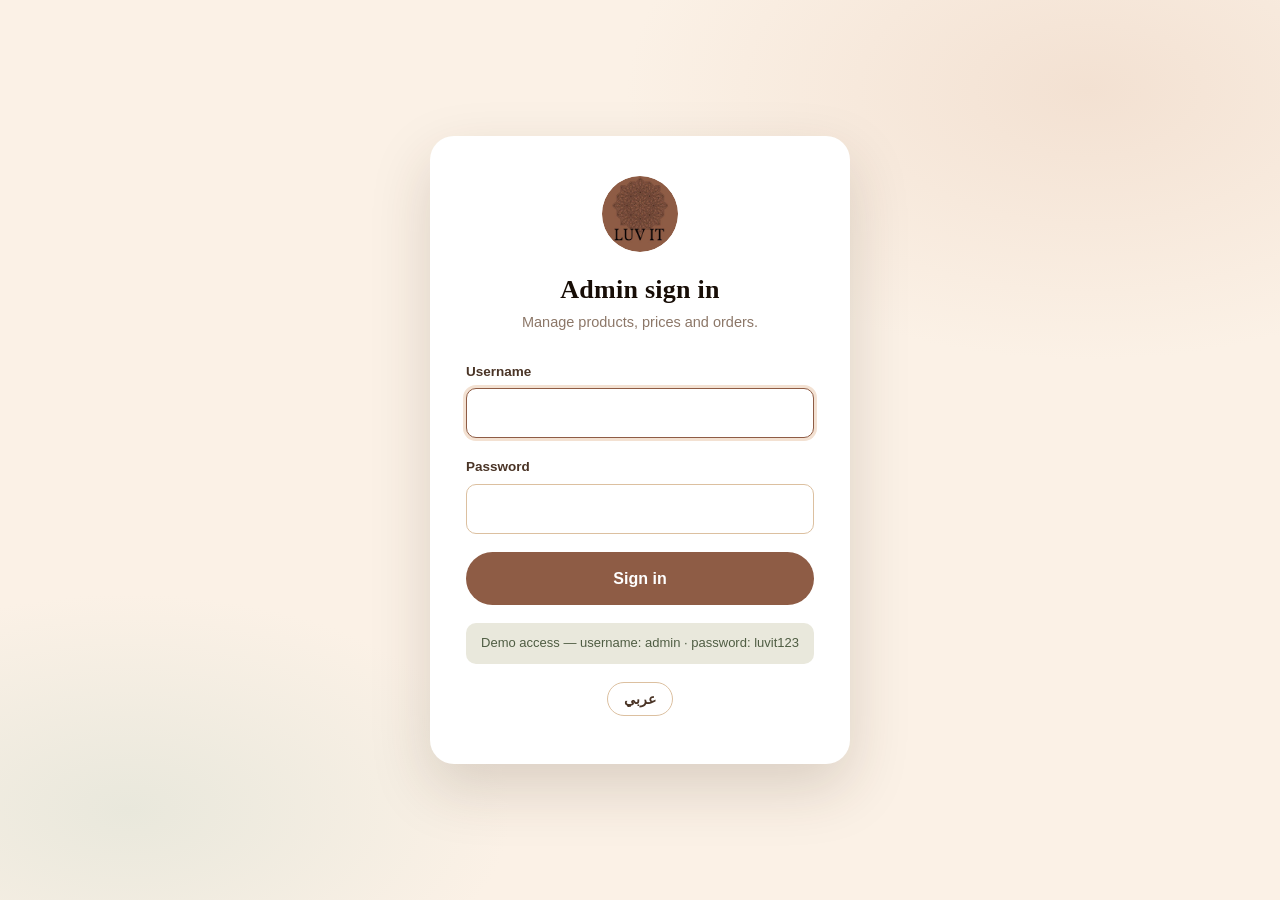
<file: admin/orders.html>
<!DOCTYPE html>
<html lang="en">
<head>
  <meta charset="UTF-8">
  <meta name="viewport" content="width=device-width, initial-scale=1.0">
  <script>(function(){try{var q=new URLSearchParams(location.search).get('lang');var l=(q==='ar'||q==='en')?q:(localStorage.getItem('luvit_lang')||'en');if(q&&q===l)localStorage.setItem('luvit_lang',l);document.documentElement.lang=l;document.documentElement.dir=l==='ar'?'rtl':'ltr';}catch(e){}})();</script>
  <title>Orders — LUVIT Admin</title>
  <meta name="robots" content="noindex">
  <link rel="icon" type="image/svg+xml" href="../assets/img/favicon.svg">
  <link rel="stylesheet" href="../assets/css/base.css">
  <link rel="stylesheet" href="../assets/css/admin.css">
</head>
<body data-page="orders">

  <div class="admin-mobilebar">
    <a class="brand" href="dashboard.html">
      <img src="../assets/img/logo.svg" alt="">
      <span class="brand__name" data-i18n="brand.name">LUVIT</span>
    </a>
    <button type="button" id="sideToggle" aria-label="Menu">
      <svg viewBox="0 0 24 24" fill="none" stroke="currentColor" stroke-width="2" stroke-linecap="round" aria-hidden="true"><line x1="4" y1="6" x2="20" y2="6"/><line x1="4" y1="12" x2="20" y2="12"/><line x1="4" y1="18" x2="20" y2="18"/></svg>
    </button>
  </div>
  <div class="admin-scrim" id="sideScrim"></div>

  <div class="admin">
    <aside class="admin-side" id="adminSide">
      <a class="brand" href="dashboard.html">
        <img src="../assets/img/logo.svg" alt="">
        <span><span class="brand__name" data-i18n="brand.name">LUVIT</span><span class="brand__role">Admin</span></span>
      </a>
      <nav class="admin-nav">
        <a href="dashboard.html"><svg viewBox="0 0 24 24" fill="none" stroke="currentColor" stroke-width="2" stroke-linecap="round" stroke-linejoin="round" aria-hidden="true"><rect x="3" y="3" width="7" height="7" rx="1"/><rect x="14" y="3" width="7" height="7" rx="1"/><rect x="14" y="14" width="7" height="7" rx="1"/><rect x="3" y="14" width="7" height="7" rx="1"/></svg><span data-i18n="adm.nav.dashboard"></span></a>
        <a href="products.html"><svg viewBox="0 0 24 24" fill="none" stroke="currentColor" stroke-width="2" stroke-linecap="round" stroke-linejoin="round" aria-hidden="true"><path d="M21 8a2 2 0 0 0-1-1.73l-7-4a2 2 0 0 0-2 0l-7 4A2 2 0 0 0 3 8v8a2 2 0 0 0 1 1.73l7 4a2 2 0 0 0 2 0l7-4A2 2 0 0 0 21 16Z"/><path d="m3.3 7 8.7 5 8.7-5"/><path d="M12 22V12"/></svg><span data-i18n="adm.nav.products"></span></a>
        <a href="orders.html" class="is-active"><svg viewBox="0 0 24 24" fill="none" stroke="currentColor" stroke-width="2" stroke-linecap="round" stroke-linejoin="round" aria-hidden="true"><rect x="8" y="2" width="8" height="4" rx="1"/><path d="M16 4h2a2 2 0 0 1 2 2v14a2 2 0 0 1-2 2H6a2 2 0 0 1-2-2V6a2 2 0 0 1 2-2h2"/><path d="M8 11h8"/><path d="M8 16h8"/></svg><span data-i18n="adm.nav.orders"></span></a>
        <span class="nav-sep"></span>
        <a href="../index.html"><svg viewBox="0 0 24 24" fill="none" stroke="currentColor" stroke-width="2" stroke-linecap="round" stroke-linejoin="round" aria-hidden="true"><path d="M15 3h6v6"/><path d="M10 14 21 3"/><path d="M18 13v6a2 2 0 0 1-2 2H5a2 2 0 0 1-2-2V8a2 2 0 0 1 2-2h6"/></svg><span data-i18n="adm.nav.store"></span></a>
        <a href="#" id="logoutBtn"><svg viewBox="0 0 24 24" fill="none" stroke="currentColor" stroke-width="2" stroke-linecap="round" stroke-linejoin="round" aria-hidden="true"><path d="M9 21H5a2 2 0 0 1-2-2V5a2 2 0 0 1 2-2h4"/><polyline points="16 17 21 12 16 7"/><line x1="21" y1="12" x2="9" y2="12"/></svg><span data-i18n="adm.nav.logout"></span></a>
      </nav>
    </aside>

    <main class="admin-main">
      <div class="admin-topbar">
        <div>
          <h1 data-i18n="adm.or.t"></h1>
          <p class="sub" data-i18n="adm.or.d"></p>
        </div>
        <div class="topbar-actions">
          <button class="lang-toggle" type="button">عربي</button>
        </div>
      </div>

      <div class="admin-card">
        <div class="table-wrap">
          <table class="data">
            <thead>
              <tr>
                <th data-i18n="tbl.order"></th>
                <th data-i18n="tbl.customer"></th>
                <th data-i18n="tbl.date"></th>
                <th data-i18n="tbl.items"></th>
                <th data-i18n="tbl.total"></th>
                <th data-i18n="tbl.status"></th>
                <th data-i18n="tbl.actions"></th>
              </tr>
            </thead>
            <tbody id="ordersBody"></tbody>
          </table>
        </div>
        <p class="admin-empty" id="ordersEmpty" data-i18n="adm.or.none" hidden></p>
      </div>
    </main>
  </div>

  <!-- Order detail modal -->
  <div class="modal" id="orderModal" role="dialog" aria-modal="true" aria-labelledby="orderModalTitle">
    <div class="modal__box">
      <div class="modal__head">
        <h2 id="orderModalTitle" data-i18n="adm.or.detail"></h2>
        <button class="modal__close" type="button" id="orderModalClose" aria-label="Close">✕</button>
      </div>
      <div id="orderDetail"></div>
      <div class="modal__actions">
        <button class="btn btn--ghost" type="button" id="orderCloseBtn" data-i18n="adm.or.close"></button>
      </div>
    </div>
  </div>

  <script src="../assets/js/i18n.js"></script>
  <script src="../assets/js/db.js"></script>
  <script src="../assets/js/art.js"></script>
  <script src="../assets/js/admin.js"></script>
</body>
</html>
</file>
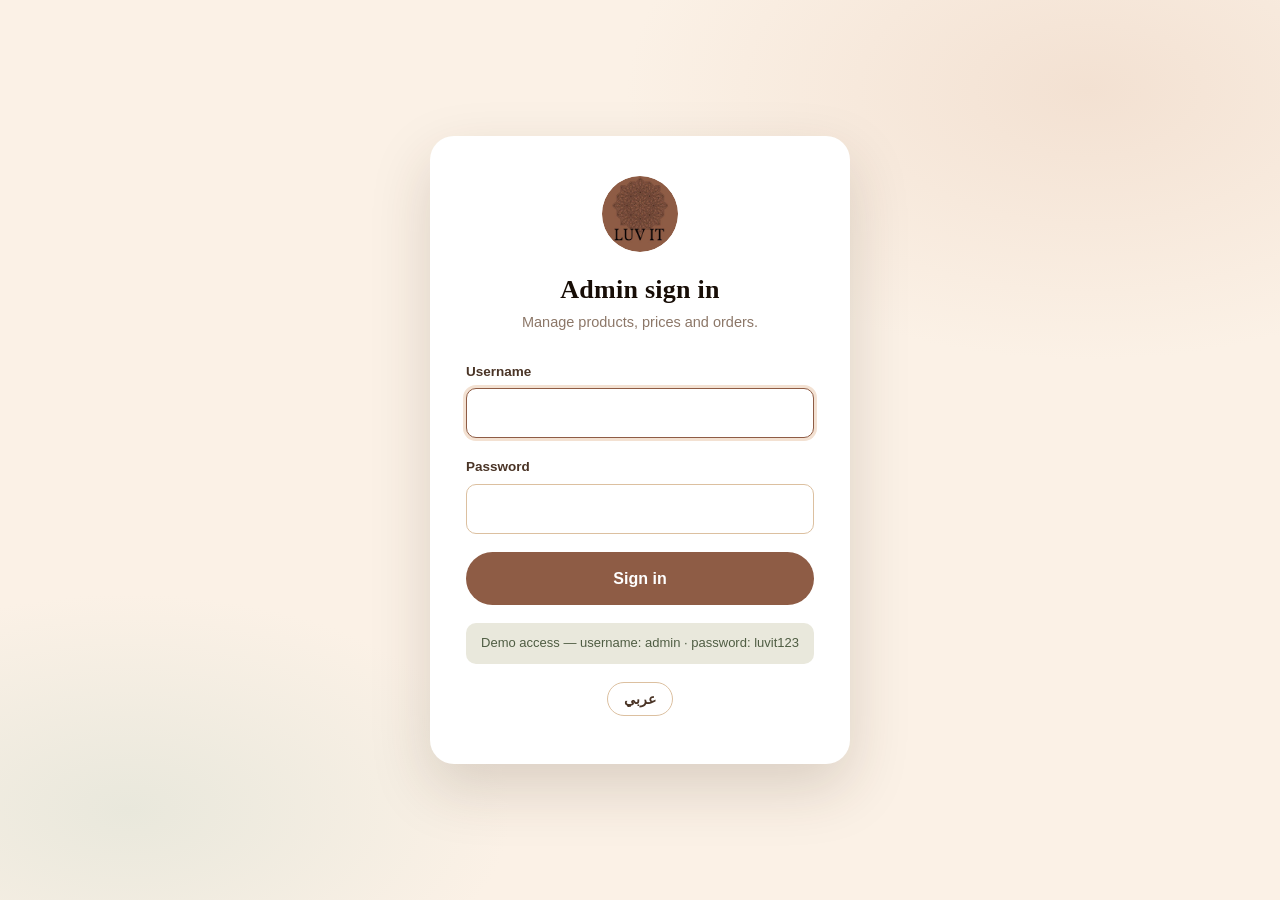
<file: admin/products.html>
<!DOCTYPE html>
<html lang="en">
<head>
  <meta charset="UTF-8">
  <meta name="viewport" content="width=device-width, initial-scale=1.0">
  <script>(function(){try{var q=new URLSearchParams(location.search).get('lang');var l=(q==='ar'||q==='en')?q:(localStorage.getItem('luvit_lang')||'en');if(q&&q===l)localStorage.setItem('luvit_lang',l);document.documentElement.lang=l;document.documentElement.dir=l==='ar'?'rtl':'ltr';}catch(e){}})();</script>
  <title>Products — LUVIT Admin</title>
  <meta name="robots" content="noindex">
  <link rel="icon" type="image/svg+xml" href="../assets/img/favicon.svg">
  <link rel="stylesheet" href="../assets/css/base.css">
  <link rel="stylesheet" href="../assets/css/admin.css">
</head>
<body data-page="products">

  <div class="admin-mobilebar">
    <a class="brand" href="dashboard.html">
      <img src="../assets/img/logo.svg" alt="">
      <span class="brand__name" data-i18n="brand.name">LUVIT</span>
    </a>
    <button type="button" id="sideToggle" aria-label="Menu">
      <svg viewBox="0 0 24 24" fill="none" stroke="currentColor" stroke-width="2" stroke-linecap="round" aria-hidden="true"><line x1="4" y1="6" x2="20" y2="6"/><line x1="4" y1="12" x2="20" y2="12"/><line x1="4" y1="18" x2="20" y2="18"/></svg>
    </button>
  </div>
  <div class="admin-scrim" id="sideScrim"></div>

  <div class="admin">
    <aside class="admin-side" id="adminSide">
      <a class="brand" href="dashboard.html">
        <img src="../assets/img/logo.svg" alt="">
        <span><span class="brand__name" data-i18n="brand.name">LUVIT</span><span class="brand__role">Admin</span></span>
      </a>
      <nav class="admin-nav">
        <a href="dashboard.html"><svg viewBox="0 0 24 24" fill="none" stroke="currentColor" stroke-width="2" stroke-linecap="round" stroke-linejoin="round" aria-hidden="true"><rect x="3" y="3" width="7" height="7" rx="1"/><rect x="14" y="3" width="7" height="7" rx="1"/><rect x="14" y="14" width="7" height="7" rx="1"/><rect x="3" y="14" width="7" height="7" rx="1"/></svg><span data-i18n="adm.nav.dashboard"></span></a>
        <a href="products.html" class="is-active"><svg viewBox="0 0 24 24" fill="none" stroke="currentColor" stroke-width="2" stroke-linecap="round" stroke-linejoin="round" aria-hidden="true"><path d="M21 8a2 2 0 0 0-1-1.73l-7-4a2 2 0 0 0-2 0l-7 4A2 2 0 0 0 3 8v8a2 2 0 0 0 1 1.73l7 4a2 2 0 0 0 2 0l7-4A2 2 0 0 0 21 16Z"/><path d="m3.3 7 8.7 5 8.7-5"/><path d="M12 22V12"/></svg><span data-i18n="adm.nav.products"></span></a>
        <a href="orders.html"><svg viewBox="0 0 24 24" fill="none" stroke="currentColor" stroke-width="2" stroke-linecap="round" stroke-linejoin="round" aria-hidden="true"><rect x="8" y="2" width="8" height="4" rx="1"/><path d="M16 4h2a2 2 0 0 1 2 2v14a2 2 0 0 1-2 2H6a2 2 0 0 1-2-2V6a2 2 0 0 1 2-2h2"/><path d="M8 11h8"/><path d="M8 16h8"/></svg><span data-i18n="adm.nav.orders"></span></a>
        <span class="nav-sep"></span>
        <a href="../index.html"><svg viewBox="0 0 24 24" fill="none" stroke="currentColor" stroke-width="2" stroke-linecap="round" stroke-linejoin="round" aria-hidden="true"><path d="M15 3h6v6"/><path d="M10 14 21 3"/><path d="M18 13v6a2 2 0 0 1-2 2H5a2 2 0 0 1-2-2V8a2 2 0 0 1 2-2h6"/></svg><span data-i18n="adm.nav.store"></span></a>
        <a href="#" id="logoutBtn"><svg viewBox="0 0 24 24" fill="none" stroke="currentColor" stroke-width="2" stroke-linecap="round" stroke-linejoin="round" aria-hidden="true"><path d="M9 21H5a2 2 0 0 1-2-2V5a2 2 0 0 1 2-2h4"/><polyline points="16 17 21 12 16 7"/><line x1="21" y1="12" x2="9" y2="12"/></svg><span data-i18n="adm.nav.logout"></span></a>
      </nav>
    </aside>

    <main class="admin-main">
      <div class="admin-topbar">
        <div>
          <h1 data-i18n="adm.pr.t"></h1>
          <p class="sub" data-i18n="adm.pr.d"></p>
        </div>
        <div class="topbar-actions">
          <div class="admin-search">
            <svg viewBox="0 0 24 24" fill="none" stroke="currentColor" stroke-width="2" stroke-linecap="round" aria-hidden="true"><circle cx="11" cy="11" r="8"/><line x1="21" y1="21" x2="16.65" y2="16.65"/></svg>
            <input type="search" id="prodSearch" data-i18n-placeholder="adm.pr.search" data-i18n-aria="adm.pr.search">
          </div>
          <button class="lang-toggle" type="button">عربي</button>
          <button class="btn" id="addProductBtn" data-i18n="adm.pr.add"></button>
        </div>
      </div>

      <div class="admin-card">
        <div class="table-wrap">
          <table class="data">
            <thead>
              <tr>
                <th data-i18n="tbl.product"></th>
                <th data-i18n="tbl.category"></th>
                <th data-i18n="tbl.price"></th>
                <th data-i18n="tbl.stock"></th>
                <th data-i18n="tbl.actions"></th>
              </tr>
            </thead>
            <tbody id="prodBody"></tbody>
          </table>
        </div>
        <p class="admin-empty" id="prodEmpty" data-i18n="adm.pr.empty" hidden></p>
      </div>
    </main>
  </div>

  <!-- Add / edit product modal -->
  <div class="modal" id="prodModal" role="dialog" aria-modal="true" aria-labelledby="prodModalTitle">
    <div class="modal__box">
      <div class="modal__head">
        <h2 id="prodModalTitle" data-i18n="adm.pr.new"></h2>
        <button class="modal__close" type="button" id="prodModalClose" aria-label="Close">✕</button>
      </div>

      <p class="form-error" id="prodError" data-i18n="err.pr.form"></p>

      <form id="prodForm" novalidate>
        <div class="modal-grid">
          <div class="field">
            <label for="fNameEn" data-i18n="adm.pr.nameEn"></label>
            <input id="fNameEn" type="text">
          </div>
          <div class="field">
            <label for="fNameAr" data-i18n="adm.pr.nameAr"></label>
            <input id="fNameAr" type="text" dir="rtl">
          </div>
          <div class="field">
            <label for="fTagEn" data-i18n="adm.pr.tagEn"></label>
            <input id="fTagEn" type="text">
          </div>
          <div class="field">
            <label for="fTagAr" data-i18n="adm.pr.tagAr"></label>
            <input id="fTagAr" type="text" dir="rtl">
          </div>
          <div class="field field--full">
            <label for="fDescEn" data-i18n="adm.pr.descEn"></label>
            <textarea id="fDescEn"></textarea>
          </div>
          <div class="field field--full">
            <label for="fDescAr" data-i18n="adm.pr.descAr"></label>
            <textarea id="fDescAr" dir="rtl"></textarea>
          </div>
          <div class="field">
            <label for="fPrice" data-i18n="adm.pr.price"></label>
            <input id="fPrice" type="number" min="0" step="0.100" placeholder="9.500">
          </div>
          <div class="field">
            <label for="fStock" data-i18n="adm.pr.stock"></label>
            <input id="fStock" type="number" min="0" step="1" placeholder="20">
          </div>
          <div class="field">
            <label for="fCat" data-i18n="adm.pr.cat"></label>
            <select id="fCat"></select>
          </div>
          <div class="field">
            <label for="fShape" data-i18n="adm.pr.shape"></label>
            <select id="fShape"></select>
          </div>
          <div class="field field--full">
            <label for="fImg" data-i18n="adm.pr.img"></label>
            <input id="fImg" type="text" dir="ltr" placeholder="assets/img/products/…jpg or https://…">
          </div>
        </div>

        <div class="art-picker">
          <div>
            <div class="field">
              <label data-i18n="adm.pr.palette"></label>
              <div class="swatches" id="fSwatches"></div>
            </div>
            <label class="check-field">
              <input type="checkbox" id="fFeatured">
              <span data-i18n="adm.pr.featured"></span>
            </label>
          </div>
          <div>
            <div class="field">
              <label data-i18n="adm.pr.preview"></label>
              <div class="art-preview" id="fPreview"></div>
            </div>
          </div>
        </div>

        <div class="modal__actions">
          <button class="btn btn--ghost" type="button" id="prodCancel" data-i18n="adm.pr.cancel"></button>
          <button class="btn" type="submit" data-i18n="adm.pr.save"></button>
        </div>
      </form>
    </div>
  </div>

  <script src="../assets/js/i18n.js"></script>
  <script src="../assets/js/db.js"></script>
  <script src="../assets/js/art.js"></script>
  <script src="../assets/js/admin.js"></script>
</body>
</html>
</file>
<file: assets/css/base.css>
/* ============================================================
   LUVIT — base.css
   Design tokens, reset, typography, buttons, forms, utilities.
   Uses CSS logical properties so Arabic (RTL) flips cleanly.
   ============================================================ */

:root {
  /* Palette — warm terracotta & clay */
  --bg: #FBF1E6;
  --surface: #FFFFFF;
  --surface-warm: #F4E3D3;
  --ink: #170D06;
  --ink-soft: #4A3426;
  --muted: #8C7768;
  --line: #EEDCC7;
  --line-strong: #DCC0A0;

  --accent: #8E5C45;         /* terracotta / rust — sampled from the real logo */
  --accent-strong: #724A37;
  --accent-soft: #F3E1D2;
  --sage: #6E7350;
  --sage-soft: #E9E8DC;
  --gold-soft: #F1E0C8;

  --danger: #BE544B;
  --danger-soft: #F7E4E1;
  --success: #5F8C62;
  --success-soft: #E5EEE3;
  --info-soft: #EBEAF4;

  /* Type */
  --font-display: "Palatino", "Palatino Linotype", "Book Antiqua", Georgia, "Times New Roman", serif;
  --font-body: -apple-system, BlinkMacSystemFont, "Segoe UI", Roboto, "Helvetica Neue", Arial, sans-serif;

  /* Shape */
  --r-s: 10px;
  --r-m: 16px;
  --r-l: 24px;
  --r-pill: 999px;

  --shadow-s: 0 2px 10px rgba(58, 42, 21, 0.06);
  --shadow-m: 0 10px 30px rgba(58, 42, 21, 0.11);
  --shadow-l: 0 24px 60px rgba(58, 42, 21, 0.17);

  --container: 1160px;
}

/* ---------- Reset ---------- */
*, *::before, *::after { box-sizing: border-box; }

html { scroll-behavior: smooth; }

body {
  margin: 0;
  font-family: var(--font-body);
  font-size: 16px;
  line-height: 1.6;
  color: var(--ink);
  background: var(--bg);
  -webkit-font-smoothing: antialiased;
  text-rendering: optimizeLegibility;
}

img, svg { display: block; max-width: 100%; }

h1, h2, h3, h4 {
  font-family: var(--font-display);
  font-weight: 600;
  line-height: 1.2;
  margin: 0 0 0.5em;
  color: var(--ink);
  letter-spacing: 0.01em;
}

p { margin: 0 0 1em; }

a { color: var(--accent-strong); text-decoration: none; }
a:hover { color: var(--accent); }

button { font-family: inherit; cursor: pointer; }

:focus-visible {
  outline: 2px solid var(--accent-strong);
  outline-offset: 2px;
  border-radius: 4px;
}

::selection { background: var(--accent-soft); }

/* ---------- Layout ---------- */
.container {
  max-width: var(--container);
  margin-inline: auto;
  padding-inline: 24px;
}

.section { padding-block: 72px; }
.section--tight { padding-block: 48px; }

.section-head { max-width: 560px; margin-block-end: 36px; }
.section-head h2 { font-size: clamp(26px, 4vw, 36px); }
.section-head h2::after {
  content: '';
  display: block;
  width: 64px;
  height: 3px;
  border-radius: 2px;
  background: linear-gradient(90deg, var(--accent), #C98A66);
  margin-block-start: 12px;
}
.section-head p { color: var(--muted); margin: 0; }

/* ---------- Buttons ---------- */
.btn {
  position: relative;
  overflow: hidden;
  display: inline-flex;
  align-items: center;
  justify-content: center;
  gap: 8px;
  padding: 13px 26px;
  border: 1px solid transparent;
  border-radius: var(--r-pill);
  background: var(--accent);
  color: #fff;
  font-size: 15px;
  font-weight: 600;
  line-height: 1.2;
  white-space: nowrap;
  text-decoration: none;
  transition: background 0.18s ease, transform 0.18s ease, box-shadow 0.18s ease;
}
/* shine sweep on hover */
.btn::after {
  content: '';
  position: absolute;
  inset-block: 0;
  inset-inline-start: -80%;
  width: 45%;
  background: linear-gradient(105deg, transparent, rgba(255, 255, 255, 0.35), transparent);
  transform: skewX(-20deg);
  transition: inset-inline-start 0.55s ease;
  pointer-events: none;
}
.btn:hover::after { inset-inline-start: 135%; }
.btn:hover {
  background: var(--accent-strong);
  color: #fff;
  transform: translateY(-1px);
  box-shadow: var(--shadow-m);
}
.btn:active { transform: translateY(0); }
.btn:disabled {
  background: var(--line-strong);
  color: #fff;
  cursor: not-allowed;
  transform: none;
  box-shadow: none;
}
.btn:disabled::after { display: none; }

.btn--ghost {
  background: transparent;
  border-color: var(--line-strong);
  color: var(--ink);
}
.btn--ghost:hover { background: var(--surface); color: var(--ink); box-shadow: var(--shadow-s); }

.btn--light {
  background: var(--surface);
  color: var(--ink);
  border-color: var(--line);
  box-shadow: var(--shadow-s);
}
.btn--light:hover { background: var(--surface); color: var(--accent-strong); }

.btn--small { padding: 9px 18px; font-size: 13.5px; }
.btn--big { padding: 16px 34px; font-size: 16px; }
.btn--danger { background: var(--danger); }
.btn--danger:hover { background: #A8443C; }
.btn--full { width: 100%; }

.lang-toggle {
  border: 1px solid var(--line-strong);
  background: transparent;
  border-radius: var(--r-pill);
  padding: 8px 16px;
  font-size: 13.5px;
  font-weight: 700;
  color: var(--ink-soft);
  white-space: nowrap;
  transition: all 0.15s ease;
}
.lang-toggle:hover { border-color: var(--accent); color: var(--accent-strong); }

/* ---------- Forms ---------- */
.field { margin-block-end: 18px; }
.field label {
  display: block;
  font-size: 13.5px;
  font-weight: 600;
  color: var(--ink-soft);
  margin-block-end: 6px;
}
.field input,
.field select,
.field textarea {
  width: 100%;
  padding: 12px 14px;
  border: 1px solid var(--line-strong);
  border-radius: var(--r-s);
  background: var(--surface);
  color: var(--ink);
  font: inherit;
  font-size: 15px;
  transition: border-color 0.15s ease, box-shadow 0.15s ease;
}
.field input:focus,
.field select:focus,
.field textarea:focus {
  outline: none;
  border-color: var(--accent);
  box-shadow: 0 0 0 3px var(--accent-soft);
}
.field textarea { resize: vertical; min-height: 88px; }
.field input::placeholder, .field textarea::placeholder { color: #BFA98C; }

.field--row { display: grid; grid-template-columns: 1fr 1fr; gap: 16px; }

.form-error {
  display: none;
  background: var(--danger-soft);
  color: var(--danger);
  border-radius: var(--r-s);
  padding: 10px 14px;
  font-size: 14px;
  margin-block-end: 16px;
}
.form-error.is-visible { display: block; }

/* ---------- Badges & chips ---------- */
.badge {
  display: inline-block;
  padding: 5px 12px;
  border-radius: var(--r-pill);
  font-size: 12px;
  font-weight: 700;
  letter-spacing: 0.02em;
  background: var(--surface);
  color: var(--ink-soft);
  box-shadow: var(--shadow-s);
}
.badge--best { background: var(--gold-soft); color: #8A5A2E; }
.badge--new { background: var(--sage-soft); color: #4F5D43; }
.badge--low { background: var(--danger-soft); color: var(--danger); }
.badge--out { background: #EFE1D0; color: var(--muted); }

.chip {
  display: inline-flex;
  align-items: center;
  padding: 9px 18px;
  border-radius: var(--r-pill);
  border: 1px solid var(--line-strong);
  background: transparent;
  color: var(--ink-soft);
  font-size: 14px;
  font-weight: 600;
  transition: all 0.15s ease;
}
.chip:hover { border-color: var(--accent); color: var(--accent-strong); }
.chip.is-active {
  background: var(--ink);
  border-color: var(--ink);
  color: #E7B897;
}

/* ---------- Status pills (orders) ---------- */
.status {
  display: inline-block;
  padding: 4px 12px;
  border-radius: var(--r-pill);
  font-size: 12.5px;
  font-weight: 700;
}
.status--new { background: var(--info-soft); color: #5A538C; }
.status--shipped { background: var(--gold-soft); color: #8A5A2E; }
.status--delivered { background: var(--success-soft); color: var(--success); }
.status--cancelled { background: #EFE1D0; color: var(--muted); }

/* ---------- Toast ---------- */
.toast {
  position: fixed;
  inset-block-end: 28px;
  inset-inline-start: 50%;
  transform: translateX(-50%) translateY(16px);
  background: var(--ink);
  color: #F6E8DC;
  border: 1px solid rgba(200, 150, 120, 0.35);
  padding: 12px 24px;
  border-radius: var(--r-pill);
  font-size: 14.5px;
  font-weight: 600;
  box-shadow: var(--shadow-l);
  opacity: 0;
  pointer-events: none;
  transition: opacity 0.25s ease, transform 0.25s ease;
  z-index: 200;
}
[dir="rtl"] .toast { transform: translateX(50%) translateY(16px); }
.toast.is-visible { opacity: 1; transform: translateX(-50%) translateY(0); }
[dir="rtl"] .toast.is-visible { transform: translateX(50%) translateY(0); }

/* Arabic wordmark: no letter-spacing (breaks cursive script), no uppercase */
[dir="rtl"] .brand__name {
  letter-spacing: 0;
  text-transform: none;
}

/* ---------- Media ---------- */
/* Product photos: fill their container, cropped nicely. SVG art does the same via viewBox. */
.media-img {
  width: 100%;
  height: 100%;
  object-fit: cover;
  display: block;
}

/* ---------- Generated-art animation (embroidery/beadwork shimmer) ---------- */
.art-glint {
  opacity: 0;
  transform-box: fill-box;
  transform-origin: 50% 50%;
  animation: glintSweep 3.4s ease-in-out infinite;
}
@keyframes glintSweep {
  0%   { opacity: 0; transform: translateX(-4px) scale(0.9); }
  45%  { opacity: 0.85; transform: translateX(0) scale(1.05); }
  100% { opacity: 0; transform: translateX(4px) scale(0.9); }
}

/* ---------- Scroll reveal ---------- */
.reveal {
  opacity: 0;
  transform: translateY(22px);
  transition: opacity 0.7s ease, transform 0.7s cubic-bezier(0.16, 0.84, 0.44, 1);
  transition-delay: var(--reveal-delay, 0s);
}
.reveal.is-revealed { opacity: 1; transform: none; }

/* ---------- Cart badge pop ---------- */
@keyframes badgePop {
  0%   { transform: scale(1); }
  45%  { transform: scale(1.5); }
  100% { transform: scale(1); }
}
.cart-count.pop { animation: badgePop 0.38s cubic-bezier(0.2, 1.4, 0.5, 1); }

/* ---------- Utilities ---------- */
.muted { color: var(--muted); }
.price { font-weight: 700; color: var(--ink); font-variant-numeric: tabular-nums; }
.visually-hidden {
  position: absolute;
  width: 1px; height: 1px;
  margin: -1px; padding: 0;
  overflow: hidden;
  clip: rect(0 0 0 0);
  white-space: nowrap;
  border: 0;
}

@media (prefers-reduced-motion: reduce) {
  html { scroll-behavior: auto; }
  *, *::before, *::after { transition: none !important; animation-duration: 0.01ms !important; }
  .reveal { opacity: 1; transform: none; }
  .art-glint { animation: none; opacity: 0.5; }
}
</file>
<file: assets/css/store.css>
/* ============================================================
   LUVIT — store.css  (storefront: home, product, cart, checkout)
   ============================================================ */

/* ---------- Announcement bar ---------- */
.announce {
  background: var(--ink);
  color: #F6E8DC;
  text-align: center;
  font-size: 13px;
  letter-spacing: 0.04em;
  padding: 8px 16px;
}

/* ---------- Header ---------- */
.site-header {
  position: sticky;
  inset-block-start: 0;
  z-index: 100;
  background: rgba(251, 241, 230, 0.88);
  backdrop-filter: blur(12px);
  -webkit-backdrop-filter: blur(12px);
  border-block-end: 1px solid transparent;
  transition: border-color 0.2s ease, box-shadow 0.2s ease;
}
.site-header.is-scrolled {
  border-color: var(--line);
  box-shadow: var(--shadow-s);
}
.header-inner {
  display: flex;
  align-items: center;
  gap: 28px;
  min-height: 72px;
}

.brand {
  display: flex;
  align-items: center;
  gap: 12px;
  color: var(--ink);
}
.brand:hover { color: var(--ink); }
.brand img { width: 48px; height: 48px; object-fit: contain; border-radius: 50%; overflow: hidden; }
.brand__name {
  font-family: var(--font-display);
  font-size: 24px;
  font-weight: 700;
  letter-spacing: 0.06em;
  text-transform: uppercase;
}

.site-nav {
  display: flex;
  gap: 26px;
  margin-inline-start: auto;
}
.site-nav a {
  color: var(--ink-soft);
  font-size: 15px;
  font-weight: 600;
  padding-block: 6px;
  border-block-end: 2px solid transparent;
  transition: color 0.15s ease, border-color 0.15s ease;
}
.site-nav a:hover { color: var(--accent-strong); border-color: var(--accent); }

.header-actions {
  display: flex;
  align-items: center;
  gap: 10px;
}

.cart-btn {
  position: relative;
  display: inline-flex;
  align-items: center;
  justify-content: center;
  width: 44px;
  height: 44px;
  border-radius: 50%;
  background: var(--surface);
  border: 1px solid var(--line);
  color: var(--ink);
  box-shadow: var(--shadow-s);
  transition: all 0.15s ease;
}
.cart-btn:hover { border-color: var(--accent); color: var(--accent-strong); transform: translateY(-1px); }
.cart-btn svg { width: 20px; height: 20px; }
.cart-count {
  position: absolute;
  inset-block-start: -5px;
  inset-inline-end: -5px;
  min-width: 20px;
  height: 20px;
  padding-inline: 5px;
  border-radius: var(--r-pill);
  background: var(--accent);
  color: #fff;
  font-size: 11.5px;
  font-weight: 700;
  display: flex;
  align-items: center;
  justify-content: center;
  transition: transform 0.15s ease;
}
.cart-count.is-empty { display: none; }

.nav-burger {
  display: none;
  width: 44px;
  height: 44px;
  border: 1px solid var(--line);
  border-radius: var(--r-s);
  background: var(--surface);
  color: var(--ink);
  align-items: center;
  justify-content: center;
}
.nav-burger svg { width: 20px; height: 20px; }

/* ---------- Hero (light, warm terracotta) ---------- */
.hero {
  position: relative;
  overflow: hidden;
  background:
    radial-gradient(120% 140% at 85% -20%, rgba(142, 92, 69, 0.10) 0%, transparent 55%),
    radial-gradient(110% 150% at 8% 120%, rgba(142, 92, 69, 0.08) 0%, transparent 60%),
    linear-gradient(160deg, #FBF1E6 0%, #F4E3D3 100%);
  color: var(--ink);
}
.hero::before {
  content: '';
  position: absolute;
  inset-block-start: -10%;
  inset-inline-end: -8%;
  width: 620px;
  height: 620px;
  max-width: 70%;
  background: url("data:image/svg+xml,%3Csvg xmlns='http://www.w3.org/2000/svg' viewBox='0 0 200 200'%3E%3Cg fill='none' stroke='%238E5C45' stroke-width='0.6'%3E%3Ccircle cx='100' cy='100' r='90'/%3E%3Ccircle cx='100' cy='100' r='60'/%3E%3Cg%3E%3Cpath d='M100 10 C120 40 120 60 100 70 C80 60 80 40 100 10Z'/%3E%3Cpath d='M100 10 C120 40 120 60 100 70 C80 60 80 40 100 10Z' transform='rotate(60 100 100)'/%3E%3Cpath d='M100 10 C120 40 120 60 100 70 C80 60 80 40 100 10Z' transform='rotate(120 100 100)'/%3E%3Cpath d='M100 10 C120 40 120 60 100 70 C80 60 80 40 100 10Z' transform='rotate(180 100 100)'/%3E%3Cpath d='M100 10 C120 40 120 60 100 70 C80 60 80 40 100 10Z' transform='rotate(240 100 100)'/%3E%3Cpath d='M100 10 C120 40 120 60 100 70 C80 60 80 40 100 10Z' transform='rotate(300 100 100)'/%3E%3C/g%3E%3C/g%3E%3C/svg%3E") center / contain no-repeat;
  opacity: 0.07;
  pointer-events: none;
}
.hero-inner {
  position: relative;
  display: grid;
  grid-template-columns: 1.05fr 0.95fr;
  gap: 48px;
  align-items: center;
  padding-block: 72px 88px;
}
.hero__kicker {
  display: inline-block;
  background: var(--accent-soft);
  border: 1px solid rgba(142, 92, 69, 0.25);
  color: var(--accent-strong);
  font-size: 12.5px;
  font-weight: 700;
  letter-spacing: 0.14em;
  text-transform: uppercase;
  padding: 7px 16px;
  border-radius: var(--r-pill);
  margin-block-end: 20px;
}
.hero h1 {
  font-size: clamp(34px, 5.4vw, 58px);
  margin-block-end: 18px;
  color: var(--ink);
}
.hero__sub {
  color: var(--ink-soft);
  font-size: 17.5px;
  max-width: 46ch;
  margin-block-end: 30px;
}
.hero__ctas { display: flex; gap: 14px; flex-wrap: wrap; }
.hero .btn--ghost {
  border-color: var(--line-strong);
  color: var(--ink);
}
.hero .btn--ghost:hover {
  background: var(--accent-soft);
  border-color: var(--accent);
  color: var(--accent-strong);
  box-shadow: none;
}

.hero__art {
  position: relative;
  display: grid;
  grid-template-columns: 1fr 1fr;
  gap: 18px;
}
.hero__art .art-tile {
  --float-base: 0px;
  border-radius: var(--r-l);
  overflow: hidden;
  box-shadow: var(--shadow-l);
  border: 1px solid var(--line-strong);
  background: var(--surface);
  aspect-ratio: 3 / 4;
  transform: translateY(var(--float-base));
  animation: heroFloat 7s ease-in-out infinite;
}
.hero__art .art-tile svg { width: 100%; height: 100%; }
.hero__art .art-tile:nth-child(1) { --float-base: 26px; }
.hero__art .art-tile:nth-child(2) { --float-base: -8px; animation-delay: 1.6s; }
@keyframes heroFloat {
  0%, 100% { transform: translateY(var(--float-base)); }
  50%      { transform: translateY(calc(var(--float-base) - 12px)); }
}

/* ---------- USP strip ---------- */
.usps {
  background: var(--surface);
  border-block: 1px solid var(--line);
}
.usps-inner {
  display: grid;
  grid-template-columns: repeat(4, 1fr);
  gap: 28px;
  padding-block: 34px;
}
.usp { display: flex; gap: 14px; align-items: flex-start; }
.usp__icon {
  flex: none;
  width: 46px;
  height: 46px;
  border-radius: 14px;
  background: var(--accent-soft);
  color: var(--accent-strong);
  display: flex;
  align-items: center;
  justify-content: center;
}
.usp__icon svg { width: 22px; height: 22px; }
.usp h3 { font-family: var(--font-body); font-size: 15px; font-weight: 700; margin: 2px 0 2px; }
.usp p { font-size: 13.5px; color: var(--muted); margin: 0; }

/* ---------- Product grid ---------- */
.grid {
  display: grid;
  grid-template-columns: repeat(auto-fill, minmax(240px, 1fr));
  gap: 26px;
}

.card {
  background: var(--surface);
  border-radius: var(--r-m);
  overflow: hidden;
  box-shadow: var(--shadow-s);
  transition: transform 0.22s ease, box-shadow 0.22s ease;
  display: flex;
  flex-direction: column;
  cursor: pointer;
}
.card:hover {
  transform: translateY(-6px);
  box-shadow: 0 16px 40px rgba(58, 42, 21, 0.16), 0 0 0 1.5px var(--accent-soft);
}

.card__media {
  position: relative;
  display: block;
  aspect-ratio: 1 / 1;
}
.card__media .badge {
  position: absolute;
  inset-block-start: 14px;
  inset-inline-start: 14px;
}
.card__media svg, .card__media .media-img {
  width: 100%;
  height: 100%;
  transition: transform 0.4s ease;
}
.card:hover .card__media svg, .card:hover .card__media .media-img { transform: scale(1.04); }
.card__media { overflow: hidden; }

.card__body {
  padding: 18px 20px 20px;
  display: flex;
  flex-direction: column;
  flex: 1;
}
.card__cat {
  font-size: 11.5px;
  font-weight: 700;
  letter-spacing: 0.12em;
  text-transform: uppercase;
  color: var(--muted);
  margin: 0 0 6px;
}
.card__name { font-size: 18px; margin: 0 0 6px; }
.card__name a { color: var(--ink); }
.card__name a:hover { color: var(--accent-strong); }
.card__tag {
  font-size: 13.5px;
  color: var(--muted);
  margin: 0 0 16px;
  display: -webkit-box;
  -webkit-line-clamp: 2;
  -webkit-box-orient: vertical;
  overflow: hidden;
}
.card__foot {
  margin-block-start: auto;
  display: flex;
  flex-wrap: wrap;
  align-items: center;
  justify-content: space-between;
  gap: 10px;
}
.card__price { font-weight: 700; font-size: 16px; font-variant-numeric: tabular-nums; }

/* ---------- Shop controls ---------- */
.shop-controls {
  display: flex;
  flex-wrap: wrap;
  align-items: center;
  gap: 12px;
  margin-block-end: 30px;
}
.shop-controls .chips { display: flex; flex-wrap: wrap; gap: 10px; }
.shop-search {
  margin-inline-start: auto;
  position: relative;
}
.shop-search input {
  width: 250px;
  max-width: 100%;
  padding: 11px 16px;
  padding-inline-start: 40px;
  border: 1px solid var(--line-strong);
  border-radius: var(--r-pill);
  background: var(--surface);
  font: inherit;
  font-size: 14px;
}
.shop-search input:focus {
  outline: none;
  border-color: var(--accent);
  box-shadow: 0 0 0 3px var(--accent-soft);
}
.shop-search svg {
  position: absolute;
  inset-block-start: 50%;
  inset-inline-start: 14px;
  transform: translateY(-50%);
  width: 16px;
  height: 16px;
  color: var(--muted);
  pointer-events: none;
}
.shop-empty {
  text-align: center;
  color: var(--muted);
  padding-block: 48px;
}

/* ---------- About ---------- */
.about { background: var(--surface-warm); }
.about-inner {
  display: grid;
  grid-template-columns: 0.9fr 1.1fr;
  gap: 56px;
  align-items: center;
}
.about__art {
  border-radius: var(--r-l);
  overflow: hidden;
  box-shadow: var(--shadow-m);
  aspect-ratio: 4 / 3;
}
.about__art svg { width: 100%; height: 100%; }
.about h2 { font-size: clamp(26px, 4vw, 36px); }
.about p { color: var(--ink-soft); font-size: 16.5px; }

/* ---------- Footer ---------- */
.site-footer {
  background: var(--ink);
  color: #D8C6B6;
  margin-block-start: 0;
}
.footer-inner {
  display: grid;
  grid-template-columns: 1.4fr 1fr 1fr 1fr;
  gap: 40px;
  padding-block: 56px 40px;
}
.site-footer .brand { color: #F5EAE0; margin-block-end: 12px; }
.site-footer .brand__name { font-size: 20px; }
.site-footer h4 {
  color: #F5EAE0;
  font-family: var(--font-body);
  font-size: 13.5px;
  font-weight: 700;
  letter-spacing: 0.1em;
  text-transform: uppercase;
  margin-block-end: 14px;
}
.site-footer a { display: block; color: #D8C6B6; font-size: 14.5px; padding-block: 4px; }
.site-footer a:hover { color: #fff; }
.site-footer p { font-size: 14.5px; }
.footer-bottom {
  border-block-start: 1px solid rgba(255, 255, 255, 0.12);
  padding-block: 20px;
  display: flex;
  flex-wrap: wrap;
  gap: 8px 24px;
  justify-content: space-between;
  font-size: 13px;
  color: #A79C8B;
}

/* ---------- Page hero (inner pages) ---------- */
.page-head { padding-block: 44px 8px; }
.page-head h1 { font-size: clamp(28px, 4.4vw, 40px); margin-block-end: 4px; }
.breadcrumb {
  font-size: 13.5px;
  color: var(--muted);
  display: flex;
  flex-wrap: wrap;
  gap: 8px;
  align-items: center;
  padding-block-start: 24px;
}
.breadcrumb a { color: var(--muted); }
.breadcrumb a:hover { color: var(--accent-strong); }
.breadcrumb .sep { opacity: 0.6; }

/* ---------- Product detail ---------- */
.pd {
  display: grid;
  grid-template-columns: 1fr 1fr;
  gap: 56px;
  align-items: start;
  padding-block: 28px 72px;
}
.pd__media {
  position: sticky;
  inset-block-start: 100px;
  border-radius: var(--r-l);
  overflow: hidden;
  box-shadow: var(--shadow-m);
  aspect-ratio: 1 / 1;
}
.pd__media svg { width: 100%; height: 100%; }
.pd__cat {
  font-size: 12px;
  font-weight: 700;
  letter-spacing: 0.14em;
  text-transform: uppercase;
  color: var(--muted);
  margin-block-end: 8px;
}
.pd h1 { font-size: clamp(28px, 4vw, 40px); margin-block-end: 8px; }
.pd__tag { color: var(--muted); font-size: 16.5px; margin-block-end: 18px; }
.pd__price {
  font-size: 28px;
  font-weight: 700;
  font-variant-numeric: tabular-nums;
  margin-block-end: 6px;
}
.pd__stock { font-size: 14px; font-weight: 600; margin-block-end: 22px; }
.pd__stock.ok { color: var(--success); }
.pd__stock.low { color: var(--danger); }
.pd__stock.out { color: var(--muted); }

.pd__buy {
  display: flex;
  gap: 14px;
  align-items: stretch;
  margin-block-end: 30px;
  flex-wrap: wrap;
}

.qty {
  display: inline-flex;
  align-items: center;
  border: 1px solid var(--line-strong);
  border-radius: var(--r-pill);
  background: var(--surface);
  overflow: hidden;
}
.qty button {
  width: 44px;
  height: 48px;
  border: 0;
  background: transparent;
  font-size: 20px;
  color: var(--ink-soft);
  transition: background 0.15s ease;
}
.qty button:hover { background: var(--accent-soft); color: var(--accent-strong); }
.qty input {
  width: 46px;
  border: 0;
  text-align: center;
  font: inherit;
  font-weight: 700;
  background: transparent;
  -moz-appearance: textfield;
}
.qty input::-webkit-outer-spin-button, .qty input::-webkit-inner-spin-button { -webkit-appearance: none; margin: 0; }

.accordion { border-block-start: 1px solid var(--line); }
.accordion details { border-block-end: 1px solid var(--line); }
.accordion summary {
  cursor: pointer;
  list-style: none;
  display: flex;
  justify-content: space-between;
  align-items: center;
  padding-block: 16px;
  font-weight: 700;
  font-size: 15.5px;
}
.accordion summary::-webkit-details-marker { display: none; }
.accordion summary::after {
  content: '+';
  font-size: 20px;
  color: var(--accent-strong);
  transition: transform 0.2s ease;
}
.accordion details[open] summary::after { transform: rotate(45deg); }
.accordion .acc-body { padding-block-end: 18px; color: var(--ink-soft); font-size: 15px; }

.related { padding-block: 0 80px; }
.related h2 { font-size: clamp(24px, 3.6vw, 32px); margin-block-end: 26px; }

.notfound { text-align: center; padding-block: 90px; }

/* ---------- Cart ---------- */
.cart-layout {
  display: grid;
  grid-template-columns: 1.6fr 1fr;
  gap: 40px;
  align-items: start;
  padding-block: 28px 80px;
}
.cart-lines { display: flex; flex-direction: column; gap: 16px; }

.cart-line {
  display: grid;
  grid-template-columns: 96px 1fr auto;
  gap: 18px;
  align-items: center;
  background: var(--surface);
  border-radius: var(--r-m);
  padding: 16px;
  box-shadow: var(--shadow-s);
}
.cart-line__art {
  width: 96px;
  height: 96px;
  border-radius: var(--r-s);
  overflow: hidden;
  flex: none;
}
.cart-line__art svg { width: 100%; height: 100%; }
.cart-line__name { font-size: 16.5px; margin: 0 0 2px; }
.cart-line__name a { color: var(--ink); }
.cart-line__unit { font-size: 13.5px; color: var(--muted); margin: 0 0 10px; }
.cart-line__ctrls { display: flex; align-items: center; gap: 14px; flex-wrap: wrap; }
.cart-line .qty button { height: 38px; width: 38px; font-size: 17px; }
.cart-line .qty input { width: 38px; font-size: 14px; }
.cart-line__remove {
  border: 0;
  background: transparent;
  color: var(--muted);
  font-size: 13px;
  font-weight: 600;
  text-decoration: underline;
  padding: 4px;
}
.cart-line__remove:hover { color: var(--danger); }
.cart-line__total {
  font-weight: 700;
  font-size: 16.5px;
  font-variant-numeric: tabular-nums;
  text-align: end;
}

.summary-card {
  background: var(--surface);
  border-radius: var(--r-m);
  box-shadow: var(--shadow-s);
  padding: 26px;
  position: sticky;
  inset-block-start: 100px;
}
.summary-card h2 { font-size: 21px; margin-block-end: 18px; }
.summary-row {
  display: flex;
  justify-content: space-between;
  gap: 12px;
  font-size: 15px;
  padding-block: 7px;
  color: var(--ink-soft);
}
.summary-row .price { font-variant-numeric: tabular-nums; }
.summary-row--total {
  border-block-start: 1px solid var(--line);
  margin-block-start: 10px;
  padding-block-start: 14px;
  font-size: 17px;
  font-weight: 700;
  color: var(--ink);
}
.free-note {
  background: var(--sage-soft);
  color: #4F5D43;
  border-radius: var(--r-s);
  font-size: 13.5px;
  padding: 10px 14px;
  margin-block: 14px 18px;
}

.empty-state { text-align: center; padding-block: 70px 90px; }
.empty-state .empty-icon {
  width: 88px;
  height: 88px;
  margin-inline: auto;
  margin-block-end: 22px;
  border-radius: 50%;
  background: var(--accent-soft);
  color: var(--accent-strong);
  display: flex;
  align-items: center;
  justify-content: center;
}
.empty-state .empty-icon svg { width: 38px; height: 38px; }
.empty-state h2 { font-size: 26px; }
.empty-state p { color: var(--muted); margin-block-end: 26px; }

/* ---------- Checkout ---------- */
.steps {
  display: flex;
  align-items: center;
  gap: 12px;
  margin-block: 18px 34px;
  flex-wrap: wrap;
}
.step {
  display: flex;
  align-items: center;
  gap: 9px;
  font-size: 14px;
  font-weight: 600;
  color: var(--muted);
}
.step__dot {
  width: 28px;
  height: 28px;
  border-radius: 50%;
  border: 2px solid var(--line-strong);
  color: var(--muted);
  display: flex;
  align-items: center;
  justify-content: center;
  font-size: 13px;
  font-weight: 700;
  background: var(--surface);
}
.step.is-active { color: var(--ink); }
.step.is-active .step__dot { border-color: var(--accent); background: var(--accent); color: #fff; }
.step.is-done .step__dot { border-color: var(--success); background: var(--success); color: #fff; }
.step-line { flex: 1 1 30px; height: 2px; background: var(--line-strong); min-width: 24px; }

.checkout-layout {
  display: grid;
  grid-template-columns: 1.5fr 1fr;
  gap: 40px;
  align-items: start;
  padding-block-end: 90px;
}
.panel {
  background: var(--surface);
  border-radius: var(--r-m);
  box-shadow: var(--shadow-s);
  padding: 30px;
}
.panel h2 { font-size: 22px; margin-block-end: 20px; }
.panel-actions {
  display: flex;
  gap: 12px;
  justify-content: flex-end;
  margin-block-start: 8px;
  flex-wrap: wrap;
}

/* Fake payment gateway */
.pay-hint {
  display: flex;
  gap: 10px;
  background: var(--gold-soft);
  color: #6E5620;
  border-radius: var(--r-s);
  padding: 12px 14px;
  font-size: 13.5px;
  line-height: 1.5;
  margin-block-end: 22px;
}
.pay-hint svg { flex: none; width: 18px; height: 18px; margin-block-start: 2px; }

.cardface {
  background: linear-gradient(135deg, #1C0F08 0%, #5A3423 50%, #8E5C45 100%);
  border-radius: var(--r-m);
  color: #F3EDE3;
  padding: 22px 24px;
  margin-block-end: 24px;
  box-shadow: var(--shadow-m);
  min-height: 148px;
  display: flex;
  flex-direction: column;
  justify-content: space-between;
}
.cardface__top { display: flex; justify-content: space-between; align-items: center; }
.cardface__chip {
  width: 40px;
  height: 28px;
  border-radius: 6px;
  background: linear-gradient(135deg, #E6C57F, #CBA14E);
}
.cardface__brand { font-weight: 800; letter-spacing: 0.08em; font-size: 13px; opacity: 0.9; }
.cardface__num {
  font-size: clamp(17px, 3.4vw, 21px);
  letter-spacing: 0.14em;
  font-variant-numeric: tabular-nums;
  direction: ltr;
  text-align: start;
}
.cardface__meta {
  display: flex;
  justify-content: space-between;
  font-size: 12px;
  letter-spacing: 0.06em;
  opacity: 0.85;
  text-transform: uppercase;
}
[dir="rtl"] .cardface__num { text-align: end; }

.card-inputs input { direction: ltr; text-align: start; }
[dir="rtl"] .card-inputs input { text-align: end; }
[dir="rtl"] .card-inputs input::placeholder { text-align: end; }

.secure-note {
  display: flex;
  align-items: center;
  gap: 8px;
  justify-content: center;
  color: var(--muted);
  font-size: 13px;
  margin-block-start: 16px;
}
.secure-note svg { width: 15px; height: 15px; }

/* Mini summary (checkout side) */
.mini-item {
  display: flex;
  align-items: center;
  gap: 12px;
  padding-block: 10px;
  border-block-end: 1px solid var(--line);
}
.mini-item:last-of-type { border-block-end: 0; }
.mini-item__art {
  width: 52px;
  height: 52px;
  border-radius: 10px;
  overflow: hidden;
  flex: none;
}
.mini-item__art svg { width: 100%; height: 100%; }
.mini-item__name { font-size: 14px; font-weight: 600; margin: 0; }
.mini-item__qty { font-size: 12.5px; color: var(--muted); margin: 0; }
.mini-item__price {
  margin-inline-start: auto;
  font-weight: 700;
  font-size: 14px;
  font-variant-numeric: tabular-nums;
  white-space: nowrap;
}

/* Processing overlay */
.processing {
  position: fixed;
  inset: 0;
  background: rgba(251, 246, 236, 0.92);
  backdrop-filter: blur(6px);
  display: none;
  align-items: center;
  justify-content: center;
  z-index: 300;
}
.processing.is-visible { display: flex; }
.processing__box { text-align: center; }
.spinner {
  width: 54px;
  height: 54px;
  margin-inline: auto;
  margin-block-end: 18px;
  border-radius: 50%;
  border: 4px solid var(--accent-soft);
  border-block-start-color: var(--accent);
  animation: spin 0.9s linear infinite;
}
@keyframes spin { to { transform: rotate(360deg); } }
.processing__box p { font-weight: 700; color: var(--ink-soft); }

/* Result screens */
.result { text-align: center; padding-block: 40px 20px; }
.result__icon {
  width: 92px;
  height: 92px;
  margin-inline: auto;
  margin-block-end: 22px;
  border-radius: 50%;
  display: flex;
  align-items: center;
  justify-content: center;
  animation: pop 0.45s cubic-bezier(0.2, 1.4, 0.5, 1);
}
@keyframes pop { 0% { transform: scale(0.4); opacity: 0; } 100% { transform: scale(1); opacity: 1; } }
.result__icon svg { width: 44px; height: 44px; }
.result__icon--ok { background: var(--success-soft); color: var(--success); }
.result__icon--no { background: var(--danger-soft); color: var(--danger); }
.result h2 { font-size: 30px; }
.result p { color: var(--muted); max-width: 44ch; margin-inline: auto; }
.result .ordernum {
  display: inline-block;
  background: var(--surface-warm);
  border: 1px dashed var(--line-strong);
  border-radius: var(--r-s);
  font-weight: 800;
  font-size: 18px;
  letter-spacing: 0.06em;
  padding: 10px 22px;
  margin-block: 10px 26px;
}
.result .btn { margin-block-start: 6px; }

/* ---------- Responsive ---------- */
@media (max-width: 960px) {
  .hero-inner { grid-template-columns: 1fr; padding-block: 44px 56px; }
  .hero__art { max-width: 520px; }
  .usps-inner { grid-template-columns: repeat(2, 1fr); }
  .about-inner { grid-template-columns: 1fr; gap: 32px; }
  .pd { grid-template-columns: 1fr; gap: 32px; }
  .pd__media { position: static; max-width: 520px; }
  .cart-layout, .checkout-layout { grid-template-columns: 1fr; }
  .summary-card { position: static; }
  .footer-inner { grid-template-columns: 1fr 1fr; }
}

@media (max-width: 720px) {
  .site-nav {
    display: none;
    position: absolute;
    inset-inline: 0;
    inset-block-start: 100%;
    flex-direction: column;
    gap: 0;
    background: var(--surface);
    border-block-end: 1px solid var(--line);
    box-shadow: var(--shadow-m);
    padding: 10px 24px 16px;
  }
  .site-nav.is-open { display: flex; }
  .site-nav a { padding-block: 12px; border-block-end: 1px solid var(--line); }
  .site-nav a:last-child { border-block-end: 0; }
  .nav-burger { display: inline-flex; }
  .header-inner { gap: 12px; }
  .brand { gap: 8px; }
  .brand img { width: 32px; height: 32px; border-radius: 50%; }
  .brand__name { font-size: 18px; }
  .header-actions { gap: 8px; }
  .lang-toggle { padding: 7px 11px; font-size: 12.5px; }
  .cart-btn { width: 40px; height: 40px; }
  .nav-burger { width: 40px; height: 40px; }
  .shop-search { margin-inline-start: 0; width: 100%; }
  .shop-search input { width: 100%; }
  .usps-inner { grid-template-columns: 1fr; gap: 20px; }
  .cart-line { grid-template-columns: 76px 1fr; }
  .cart-line__art { width: 76px; height: 76px; }
  .cart-line__total { grid-column: 2; text-align: start; }
  .footer-inner { grid-template-columns: 1fr; gap: 28px; }
  .panel { padding: 22px; }
  .field--row { grid-template-columns: 1fr; gap: 0; }
}
</file>
<file: assets/css/admin.css>
/* ============================================================
   LUVIT — admin.css  (login, dashboard, products, orders)
   ============================================================ */

/* ---------- Login ---------- */
.login-page {
  min-height: 100vh;
  display: flex;
  align-items: center;
  justify-content: center;
  padding: 24px;
  background:
    radial-gradient(60% 50% at 85% 10%, var(--accent-soft) 0%, transparent 60%),
    radial-gradient(50% 40% at 10% 90%, var(--sage-soft) 0%, transparent 60%),
    var(--bg);
}
.login-card {
  width: 100%;
  max-width: 420px;
  background: var(--surface);
  border-radius: var(--r-l);
  box-shadow: var(--shadow-l);
  padding: 40px 36px 32px;
}
.login-card .brand { justify-content: center; margin-block-end: 22px; }
.login-card h1 { font-size: 26px; text-align: center; margin-block-end: 6px; }
.login-card .login-sub { text-align: center; color: var(--muted); font-size: 14.5px; margin-block-end: 26px; }
.login-hint {
  background: var(--sage-soft);
  color: #4F5D43;
  border-radius: var(--r-s);
  font-size: 13px;
  padding: 10px 14px;
  text-align: center;
  margin-block-start: 18px;
}
.login-lang { text-align: center; margin-block-start: 18px; }

.login-card.shake { animation: shake 0.4s ease; }
@keyframes shake {
  0%, 100% { transform: translateX(0); }
  25% { transform: translateX(-8px); }
  75% { transform: translateX(8px); }
}

/* ---------- Admin shell ---------- */
.admin {
  display: grid;
  grid-template-columns: 248px 1fr;
  min-height: 100vh;
  background: var(--bg);
}

.admin-side {
  background: var(--ink);
  color: #D8C6B6;
  padding: 26px 18px;
  display: flex;
  flex-direction: column;
  gap: 26px;
  position: sticky;
  inset-block-start: 0;
  height: 100vh;
}
.admin-side .brand { color: #F5EAE0; padding-inline: 10px; }
.admin-side .brand img { width: 42px; height: 42px; object-fit: contain; border-radius: 50%; }
.admin-side .brand__name { font-size: 19px; }
.admin-side .brand__role {
  display: block;
  font-family: var(--font-body);
  font-size: 11px;
  font-weight: 600;
  letter-spacing: 0.14em;
  text-transform: uppercase;
  color: #B5A492;
}

.admin-nav { display: flex; flex-direction: column; gap: 4px; flex: 1; }
.admin-nav a {
  display: flex;
  align-items: center;
  gap: 12px;
  padding: 11px 14px;
  border-radius: var(--r-s);
  color: #D8C6B6;
  font-size: 14.5px;
  font-weight: 600;
  transition: background 0.15s ease, color 0.15s ease;
}
.admin-nav a svg { width: 18px; height: 18px; flex: none; }
.admin-nav a:hover { background: rgba(255, 255, 255, 0.07); color: #fff; }
.admin-nav a.is-active { background: var(--accent); color: #fff; }
.admin-nav .nav-sep { flex: 1; }

.admin-main { padding: 30px 38px 60px; min-width: 0; }

.admin-topbar {
  display: flex;
  align-items: center;
  justify-content: space-between;
  gap: 16px;
  margin-block-end: 28px;
  flex-wrap: wrap;
}
.admin-topbar h1 { font-size: clamp(24px, 3vw, 32px); margin: 0; }
.admin-topbar .sub { color: var(--muted); font-size: 14.5px; margin: 2px 0 0; }
.topbar-actions { display: flex; align-items: center; gap: 12px; flex-wrap: wrap; }

/* ---------- Stat cards ---------- */
.stats {
  display: grid;
  grid-template-columns: repeat(4, 1fr);
  gap: 20px;
  margin-block-end: 30px;
}
.stat {
  background: var(--surface);
  border-radius: var(--r-m);
  box-shadow: var(--shadow-s);
  padding: 20px 22px;
  display: flex;
  gap: 16px;
  align-items: flex-start;
}
.stat__icon {
  flex: none;
  width: 46px;
  height: 46px;
  border-radius: 14px;
  display: flex;
  align-items: center;
  justify-content: center;
}
.stat__icon svg { width: 22px; height: 22px; }
.stat__icon--revenue { background: var(--success-soft); color: var(--success); }
.stat__icon--orders { background: var(--info-soft); color: #5A538C; }
.stat__icon--products { background: var(--accent-soft); color: var(--accent-strong); }
.stat__icon--low { background: var(--danger-soft); color: var(--danger); }
.stat__label { font-size: 13px; font-weight: 700; color: var(--muted); margin: 0; }
.stat__value {
  font-family: var(--font-display);
  font-size: 26px;
  font-weight: 700;
  margin: 2px 0 0;
  font-variant-numeric: tabular-nums;
}
.stat__sub { font-size: 12px; color: var(--muted); margin: 2px 0 0; }

/* ---------- Cards / tables ---------- */
.admin-card {
  background: var(--surface);
  border-radius: var(--r-m);
  box-shadow: var(--shadow-s);
  margin-block-end: 26px;
  overflow: hidden;
}
.admin-card__head {
  display: flex;
  align-items: center;
  justify-content: space-between;
  gap: 16px;
  padding: 20px 24px 0;
  flex-wrap: wrap;
}
.admin-card__head h2 { font-size: 19px; margin: 0; }
.admin-card__head a { font-size: 14px; font-weight: 600; }

.table-wrap { overflow-x: auto; padding: 8px 8px 12px; }
table.data {
  width: 100%;
  border-collapse: collapse;
  font-size: 14.5px;
  min-width: 640px;
}
table.data th, table.data td {
  text-align: start;
  padding: 13px 16px;
  border-block-end: 1px solid var(--line);
  vertical-align: middle;
}
table.data th {
  font-size: 12px;
  font-weight: 700;
  letter-spacing: 0.08em;
  text-transform: uppercase;
  color: var(--muted);
  border-block-end-color: var(--line-strong);
  white-space: nowrap;
}
table.data tr:last-child td { border-block-end: 0; }
table.data tbody tr { transition: background 0.12s ease; }
table.data tbody tr:hover { background: var(--bg); }
table.data .price { white-space: nowrap; }

.prod-cell { display: flex; align-items: center; gap: 12px; min-width: 220px; }
.prod-cell__art {
  width: 46px;
  height: 46px;
  border-radius: 10px;
  overflow: hidden;
  flex: none;
}
.prod-cell__art svg { width: 100%; height: 100%; }
.prod-cell__name { font-weight: 600; margin: 0; }
.prod-cell__sub { font-size: 12.5px; color: var(--muted); margin: 0; }

.stock-pill {
  display: inline-block;
  min-width: 40px;
  text-align: center;
  padding: 3px 10px;
  border-radius: var(--r-pill);
  font-size: 13px;
  font-weight: 700;
  background: var(--success-soft);
  color: var(--success);
  font-variant-numeric: tabular-nums;
}
.stock-pill.low { background: var(--danger-soft); color: var(--danger); }
.stock-pill.out { background: #EEE9E1; color: var(--muted); }

.icon-btn {
  display: inline-flex;
  align-items: center;
  justify-content: center;
  width: 34px;
  height: 34px;
  border-radius: var(--r-s);
  border: 1px solid var(--line);
  background: var(--surface);
  color: var(--ink-soft);
  transition: all 0.14s ease;
}
.icon-btn:hover { border-color: var(--accent); color: var(--accent-strong); }
.icon-btn--danger:hover { border-color: var(--danger); color: var(--danger); background: var(--danger-soft); }
.icon-btn svg { width: 16px; height: 16px; }
.row-actions { display: flex; gap: 8px; }

select.status-select {
  padding: 7px 12px;
  border-radius: var(--r-pill);
  border: 1px solid var(--line-strong);
  background: var(--surface);
  font: inherit;
  font-size: 13.5px;
  font-weight: 600;
  color: var(--ink-soft);
}

.admin-empty {
  text-align: center;
  color: var(--muted);
  padding: 44px 24px;
  font-size: 15px;
}

.admin-search { position: relative; }
.admin-search input {
  padding: 10px 16px;
  padding-inline-start: 38px;
  border: 1px solid var(--line-strong);
  border-radius: var(--r-pill);
  background: var(--surface);
  font: inherit;
  font-size: 14px;
  width: 240px;
  max-width: 100%;
}
.admin-search input:focus { outline: none; border-color: var(--accent); box-shadow: 0 0 0 3px var(--accent-soft); }
.admin-search svg {
  position: absolute;
  inset-block-start: 50%;
  inset-inline-start: 13px;
  transform: translateY(-50%);
  width: 15px;
  height: 15px;
  color: var(--muted);
  pointer-events: none;
}

/* ---------- Modal ---------- */
.modal {
  position: fixed;
  inset: 0;
  background: rgba(51, 48, 43, 0.45);
  backdrop-filter: blur(4px);
  display: none;
  align-items: flex-start;
  justify-content: center;
  padding: 40px 20px;
  overflow-y: auto;
  z-index: 400;
}
.modal.is-open { display: flex; }
.modal__box {
  width: 100%;
  max-width: 660px;
  background: var(--surface);
  border-radius: var(--r-l);
  box-shadow: var(--shadow-l);
  padding: 30px 32px;
  animation: modalIn 0.25s ease;
}
@keyframes modalIn {
  from { opacity: 0; transform: translateY(14px); }
  to { opacity: 1; transform: translateY(0); }
}
.modal__head {
  display: flex;
  align-items: center;
  justify-content: space-between;
  margin-block-end: 20px;
}
.modal__head h2 { font-size: 22px; margin: 0; }
.modal__close {
  border: 0;
  background: var(--surface-warm);
  width: 36px;
  height: 36px;
  border-radius: 50%;
  font-size: 17px;
  color: var(--ink-soft);
  line-height: 1;
}
.modal__close:hover { background: var(--accent-soft); color: var(--accent-strong); }

.modal-grid { display: grid; grid-template-columns: 1fr 1fr; gap: 0 18px; }
.modal-grid .field--full { grid-column: 1 / -1; }

.art-picker { display: grid; grid-template-columns: 1fr 190px; gap: 22px; align-items: start; }
.art-preview {
  border-radius: var(--r-m);
  overflow: hidden;
  border: 1px solid var(--line);
}
.art-preview svg { width: 100%; height: auto; }

.swatches { display: flex; flex-wrap: wrap; gap: 9px; }
.swatch {
  width: 34px;
  height: 34px;
  border-radius: 50%;
  border: 3px solid transparent;
  cursor: pointer;
  box-shadow: inset 0 0 0 2px rgba(255, 255, 255, 0.6);
  transition: transform 0.12s ease;
}
.swatch:hover { transform: scale(1.1); }
.swatch.is-active { border-color: var(--ink); }

.check-field {
  display: flex;
  align-items: center;
  gap: 10px;
  font-size: 14.5px;
  font-weight: 600;
  color: var(--ink-soft);
  margin-block-end: 18px;
}
.check-field input { width: 18px; height: 18px; accent-color: var(--accent); }

.modal__actions {
  display: flex;
  justify-content: flex-end;
  gap: 12px;
  margin-block-start: 8px;
  flex-wrap: wrap;
}

/* Order detail rows */
.od-row { display: flex; gap: 10px; font-size: 14.5px; padding-block: 5px; }
.od-row b { min-width: 110px; color: var(--muted); font-weight: 600; }
.od-items { margin-block-start: 14px; border-block-start: 1px solid var(--line); padding-block-start: 8px; }

/* Mobile admin */
.admin-mobilebar { display: none; }

@media (max-width: 920px) {
  .admin { grid-template-columns: 1fr; }
  .admin-side {
    position: fixed;
    inset-block: 0;
    inset-inline-start: 0;
    width: 260px;
    z-index: 500;
    transform: translateX(-105%);
    transition: transform 0.25s ease;
    height: 100vh;
    height: 100dvh;
  }
  [dir="rtl"] .admin-side { transform: translateX(105%); }
  .admin-side.is-open { transform: translateX(0); }
  .admin-mobilebar {
    display: flex;
    align-items: center;
    justify-content: space-between;
    padding: 14px 20px;
    background: var(--ink);
    color: #F5EAE0;
    position: sticky;
    inset-block-start: 0;
    z-index: 90;
  }
  .admin-mobilebar .brand { color: #F5EAE0; }
  .admin-mobilebar .brand img { width: 30px; height: 30px; border-radius: 50%; }
  .admin-mobilebar .brand__name { font-size: 17px; }
  .admin-mobilebar button {
    background: transparent;
    border: 1px solid rgba(255, 255, 255, 0.25);
    color: #F5EAE0;
    border-radius: var(--r-s);
    width: 40px;
    height: 40px;
    display: flex;
    align-items: center;
    justify-content: center;
  }
  .admin-mobilebar button svg { width: 18px; height: 18px; }
  .admin-scrim {
    position: fixed;
    inset: 0;
    background: rgba(0, 0, 0, 0.35);
    opacity: 0;
    pointer-events: none;
    transition: opacity 0.2s ease;
    z-index: 450;
  }
  .admin-scrim.is-visible { opacity: 1; pointer-events: auto; }
  .admin-main { padding: 22px 20px 50px; }
  .stats { grid-template-columns: 1fr 1fr; }
  .modal-grid { grid-template-columns: 1fr; }
  .art-picker { grid-template-columns: 1fr; }
  .art-preview { max-width: 240px; }
}

@media (max-width: 520px) {
  .stats { grid-template-columns: 1fr; }
  .modal__box { padding: 24px 20px; }
}
</file>
